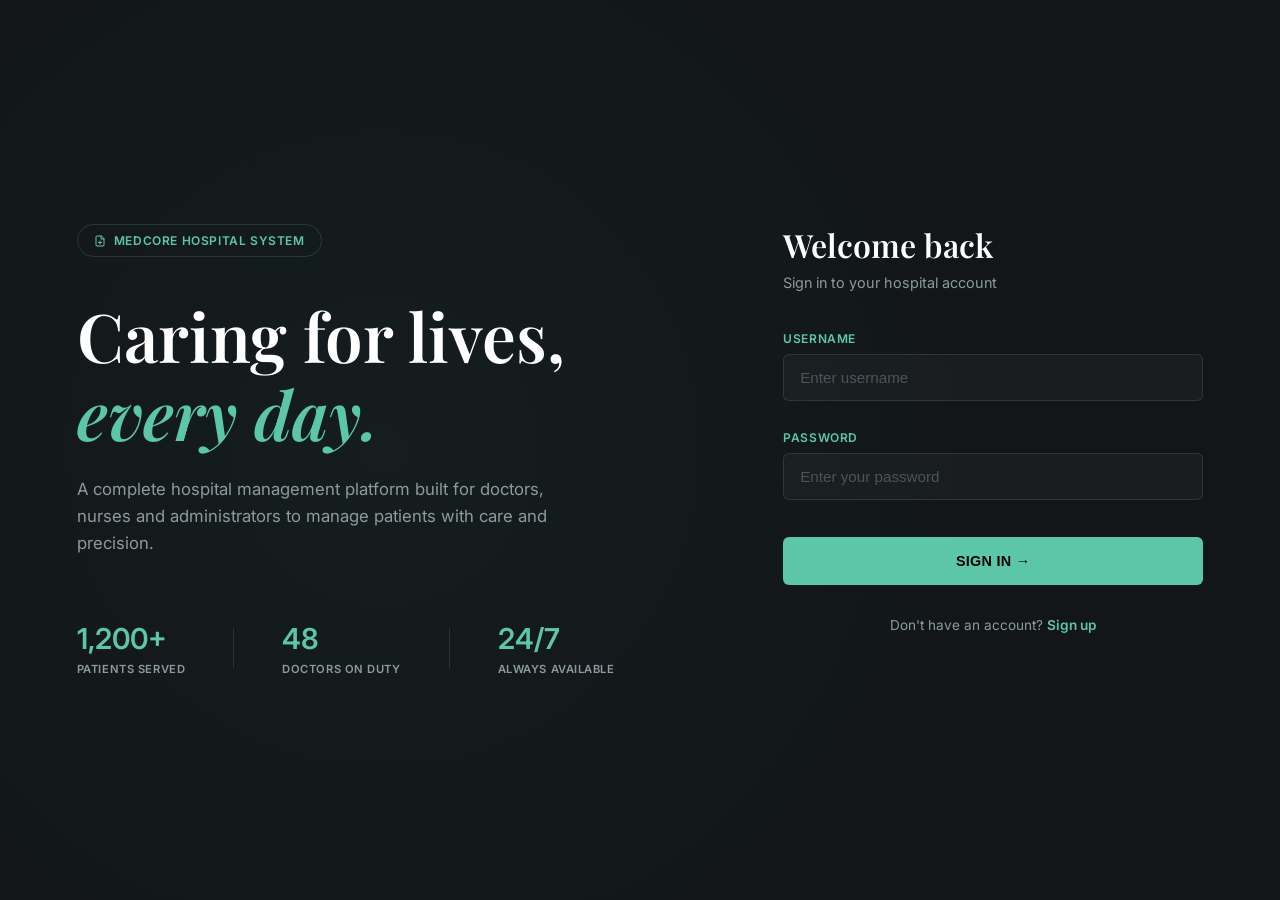
<file: index.html>
<!DOCTYPE html>
<html lang="en">
<head>
    <meta charset="UTF-8">
    <meta name="viewport" content="width=device-width, initial-scale=1.0">
    <title>MedCore Hospital System - Login</title>
    <link rel="stylesheet" href="style.css">
    <link rel="preconnect" href="https://fonts.googleapis.com">
    <link rel="preconnect" href="https://fonts.gstatic.com" crossorigin>
    <link href="https://fonts.googleapis.com/css2?family=Inter:wght@400;500;600&family=Playfair+Display:ital,wght@0,600;1,600&display=swap" rel="stylesheet">
</head>
<body>

    <div class="container">
        <div class="info-section">
            <div class="badge">
                <svg width="12" height="12" viewBox="0 0 24 24" fill="none" stroke="currentColor" stroke-width="2" stroke-linecap="round" stroke-linejoin="round">
                    <path d="M14 2H6a2 2 0 0 0-2 2v16a2 2 0 0 0 2 2h12a2 2 0 0 0 2-2V8z"></path>
                    <polyline points="14 2 14 8 20 8"></polyline>
                    <line x1="12" y1="18" x2="12" y2="12"></line>
                    <line x1="9" y1="15" x2="15" y2="15"></line>
                </svg>
                MEDCORE HOSPITAL SYSTEM
            </div>
            
            <h1 class="main-heading">
                Caring for lives,<br>
                <span class="highlight">every day.</span>
            </h1>
            
            <p class="description">
                A complete hospital management platform built for doctors, nurses and administrators to manage patients with care and precision.
            </p>
            
            <div class="stats-container">
                <div class="stat-item">
                    <h2 class="stat-number">1,200+</h2>
                    <p class="stat-label">PATIENTS SERVED</p>
                </div>
                <div class="stat-divider"></div>
                <div class="stat-item">
                    <h2 class="stat-number">48</h2>
                    <p class="stat-label">DOCTORS ON DUTY</p>
                </div>
                <div class="stat-divider"></div>
                <div class="stat-item">
                    <h2 class="stat-number">24/7</h2>
                    <p class="stat-label">ALWAYS AVAILABLE</p>
                </div>
            </div>
        </div>

        <div class="form-section">
            <div class="form-wrapper">
                <h2 class="form-title" id="form-title">Welcome back</h2>
                <p class="form-subtitle" id="form-subtitle">Sign in to your hospital account</p>
                
                <form id="login-form">
                    <div class="input-group">
                        <label for="login-username">USERNAME</label>
                        <input type="text" id="login-username" placeholder="Enter username" required>
                    </div>
                    
                    <div class="input-group">
                        <label for="login-password">PASSWORD</label>
                        <input type="password" id="login-password" placeholder="Enter your password" required>
                    </div>
                    
                    <button type="submit" class="btn-signin">SIGN IN &rarr;</button>
                    <p class="form-switch-text">Don't have an account? <a href="#" id="show-signup">Sign up</a></p>
                </form>

                <form id="signup-form" style="display: none;">
                    <div class="input-group">
                        <label for="signup-username">CHOOSE USERNAME</label>
                        <input type="text" id="signup-username" placeholder="Create a username" required>
                    </div>
                    
                    <div class="input-group">
                        <label for="signup-password">CREATE PASSWORD</label>
                        <input type="password" id="signup-password" placeholder="Create a strong password" required>
                    </div>
                    
                    <button type="submit" class="btn-signin">CREATE ACCOUNT &rarr;</button>
                    <p class="form-switch-text">Already have an account? <a href="#" id="show-login">Sign in</a></p>
                </form>
                
                <div id="auth-message" class="auth-message"></div>
            </div>
        </div>
    </div>

    <script>
        function initializeDb() {
            const raw = localStorage.getItem('medcore_db');
            if (raw) return;
            const initialDb = {
                appointments: [],
                patients: [],
                beds: [],
                pharmacy: [],
                staff: [
                    { name: "Dr. Priya Nair", department: "Cardiology", room: "C-204", role: "Doctor" },
                    { name: "Dr. Arun Menon", department: "Neurology", room: "N-108", role: "Doctor" },
                    { name: "Nurse Kavya", department: "General", room: "G-014", role: "Nurse" },
                    { name: "Dr. Rahul Sen", department: "Orthopedics", room: "O-321", role: "Doctor" }
                ]
            };
            localStorage.setItem('medcore_db', JSON.stringify(initialDb));
        }

        initializeDb();

        // Get elements
        const loginForm = document.getElementById('login-form');
        function getRoleFromUsername(username) {
            const u = (username || "").toLowerCase();
            if (u.includes("nurse")) return "Nurse";
            if (u.includes("doctor") || u.includes("dr")) return "Doctor";
            return "Admin";
        }

        const signupForm = document.getElementById('signup-form');
        const showSignupBtn = document.getElementById('show-signup');
        const showLoginBtn = document.getElementById('show-login');
        const formTitle = document.getElementById('form-title');
        const formSubtitle = document.getElementById('form-subtitle');
        const authMessage = document.getElementById('auth-message');

        // Toggle to Sign Up Form
        showSignupBtn.addEventListener('click', (e) => {
            e.preventDefault();
            loginForm.style.display = 'none';
            signupForm.style.display = 'block';
            formTitle.textContent = 'Create Account';
            formSubtitle.textContent = 'Register a new hospital account';
            authMessage.textContent = ''; // clear messages
        });

        // Toggle to Login Form
        showLoginBtn.addEventListener('click', (e) => {
            e.preventDefault();
            signupForm.style.display = 'none';
            loginForm.style.display = 'block';
            formTitle.textContent = 'Welcome back';
            formSubtitle.textContent = 'Sign in to your hospital account';
            authMessage.textContent = ''; // clear messages
        });

        // Handle Sign Up
        signupForm.addEventListener('submit', (e) => {
            e.preventDefault(); // Prevent page reload
            const user = document.getElementById('signup-username').value;
            const pass = document.getElementById('signup-password').value;
            
            // Save credentials to local storage (simulating a database)
            localStorage.setItem('medcore_username', user);
            localStorage.setItem('medcore_password', pass);
            localStorage.setItem('medcore_active_user', user.trim());
            localStorage.setItem('medcore_active_role', getRoleFromUsername(user));
            
            authMessage.style.color = 'var(--accent-green)';
            authMessage.textContent = 'Account created successfully! Switching to login...';
            signupForm.reset();
            
            // Automatically switch back to login after 1.5 seconds
            setTimeout(() => {
                showLoginBtn.click();
            }, 1500);
        });

        // Handle Login
        loginForm.addEventListener('submit', (e) => {
            e.preventDefault(); // Prevent page reload
            const user = document.getElementById('login-username').value;
            const pass = document.getElementById('login-password').value;
            localStorage.setItem('medcore_active_user', user.trim());
            localStorage.setItem('medcore_active_role', getRoleFromUsername(user));
            
            // Retrieve saved credentials from local storage
            const savedUser = localStorage.getItem('medcore_username');
            const savedPass = localStorage.getItem('medcore_password');
            
            // Check if they match
            if (user === savedUser && pass === savedPass) {
                authMessage.style.color = 'var(--accent-green)';
                authMessage.textContent = 'Login successful! Redirecting...';
                
                // Redirect to the next page after 1 second
                setTimeout(() => {
                    // Make sure you have a file named dashboard.html in the same folder!
                    window.location.href = 'dashboard.html'; 
                }, 1000);
            } else {
                authMessage.style.color = '#ff6b6b'; // Red color for error
                authMessage.textContent = 'Invalid username or password. Please try again.';
            }
        });
    </script>
</body>
</html>
</file>
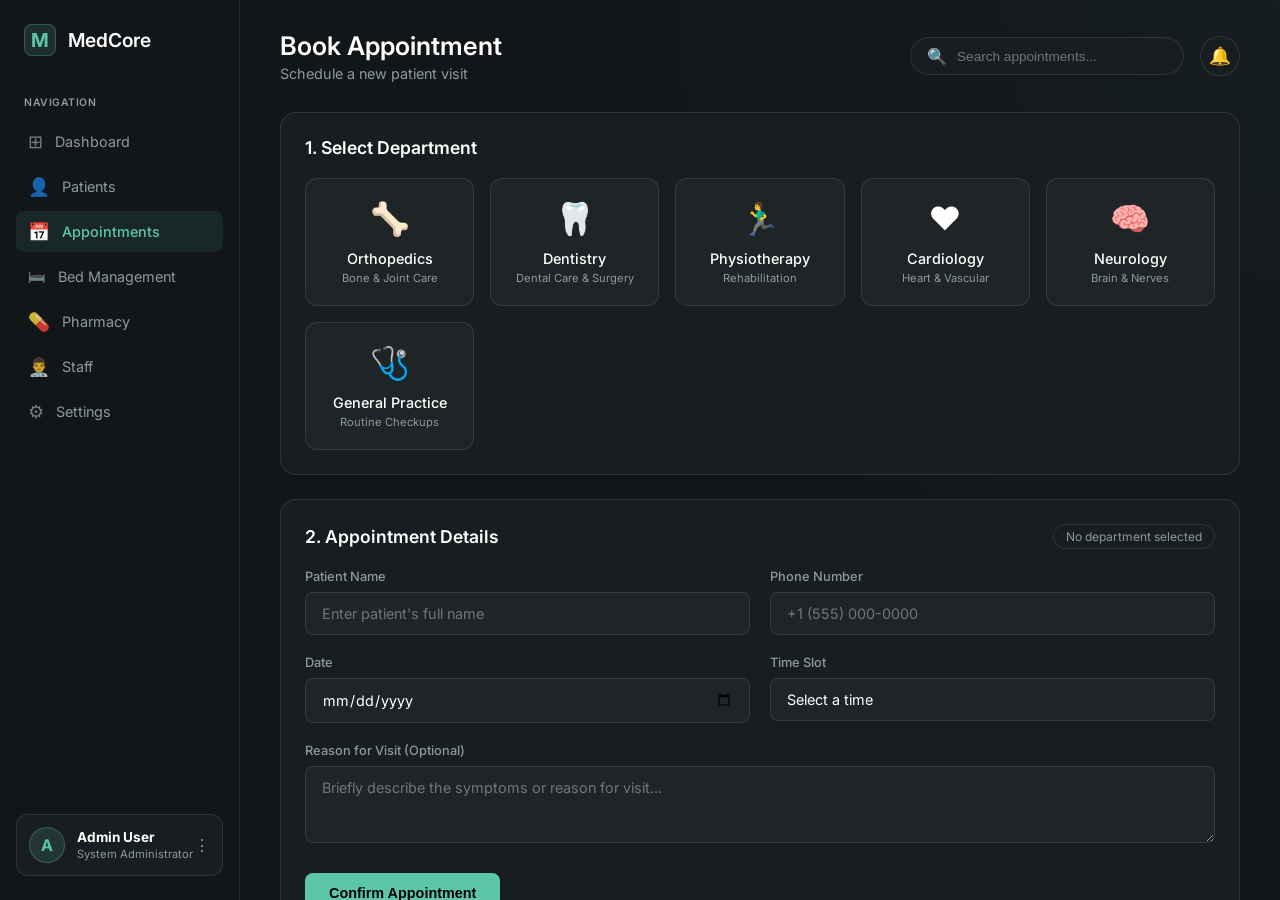
<file: appointment.html>
<!DOCTYPE html>
<html lang="en">
<head>
    <meta charset="UTF-8">
    <meta name="viewport" content="width=device-width, initial-scale=1.0">
    <title>MedCore - Book Appointment</title>
    <link rel="stylesheet" href="appointment.css">
    <link rel="preconnect" href="https://fonts.googleapis.com">
    <link rel="preconnect" href="https://fonts.gstatic.com" crossorigin>
    <link href="https://fonts.googleapis.com/css2?family=Inter:wght@400;500;600;700&display=swap" rel="stylesheet">
</head>
<body>

    <div class="dashboard-container">
        <aside class="sidebar">
            <div class="logo-area">
                <div class="logo-icon">M</div>
                <h2>MedCore</h2>
            </div>

            <div class="nav-section">
                <p class="nav-label">NAVIGATION</p>
                <a href="dashboard.html" class="nav-item">
                    <span class="icon">⊞</span> Dashboard
                </a>
                <a href="patient.html" class="nav-item">
                    <span class="icon">👤</span> Patients
                </a>
                <a href="appointment.html" class="nav-item active">
                    <span class="icon">📅</span> Appointments
                </a>
                <a href="beds.html" class="nav-item"><span class="icon">🛏</span> Bed Management</a>
                <a href="pharmacy.html" class="nav-item"><span class="icon">💊</span> Pharmacy</a>
                <a href="staff.html" class="nav-item admin-only-link"><span class="icon">👨‍⚕️</span> Staff</a>
                <a href="#" class="nav-item admin-only-link"><span class="icon">⚙</span> Settings</a>
            </div>

            <div class="user-profile">
                <div class="avatar" id="sidebar-avatar">A</div>
                <div class="user-info">
                    <h4 id="profile-name">Admin User</h4>
                    <p>System Administrator</p>
                </div>
                <div class="more-opts">⋮</div>
            </div>
        </aside>

        <main class="main-content">
            <header class="top-header">
                <div class="page-title">
                    <h1>Book Appointment</h1>
                    <p>Schedule a new patient visit</p>
                </div>
                <div class="header-actions">
                    <div class="search-bar">
                        <span>🔍</span>
                        <input type="text" id="appointment-search" placeholder="Search appointments...">
                    </div>
                    <button class="icon-btn">🔔</button>
                </div>
            </header>

            <div class="content-wrapper">
                
                <div class="panel">
                    <div class="panel-header">
                        <h3>1. Select Department</h3>
                    </div>
                    <div class="department-grid">
                        <div class="dept-card" onclick="selectDept(this, 'Orthopedics')">
                            <div class="dept-icon">🦴</div>
                            <h4>Orthopedics</h4>
                            <p>Bone & Joint Care</p>
                        </div>
                        <div class="dept-card" onclick="selectDept(this, 'Dentistry')">
                            <div class="dept-icon">🦷</div>
                            <h4>Dentistry</h4>
                            <p>Dental Care & Surgery</p>
                        </div>
                        <div class="dept-card" onclick="selectDept(this, 'Physiotherapy')">
                            <div class="dept-icon">🏃‍♂️</div>
                            <h4>Physiotherapy</h4>
                            <p>Rehabilitation</p>
                        </div>
                        <div class="dept-card" onclick="selectDept(this, 'Cardiology')">
                            <div class="dept-icon">❤️</div>
                            <h4>Cardiology</h4>
                            <p>Heart & Vascular</p>
                        </div>
                        <div class="dept-card" onclick="selectDept(this, 'Neurology')">
                            <div class="dept-icon">🧠</div>
                            <h4>Neurology</h4>
                            <p>Brain & Nerves</p>
                        </div>
                        <div class="dept-card" onclick="selectDept(this, 'General')">
                            <div class="dept-icon">🩺</div>
                            <h4>General Practice</h4>
                            <p>Routine Checkups</p>
                        </div>
                    </div>
                </div>

                <div class="panel">
                    <div class="panel-header">
                        <h3>2. Appointment Details</h3>
                        <span id="selected-dept-badge" class="selected-badge">No department selected</span>
                    </div>
                    
                    <form id="booking-form" class="booking-form">
                        <div class="form-row">
                            <div class="input-group">
                                <label>Patient Name</label>
                                <input type="text" id="patient-name" placeholder="Enter patient's full name" required>
                            </div>
                            <div class="input-group">
                                <label>Phone Number</label>
                                <input type="tel" id="patient-phone" placeholder="+1 (555) 000-0000" required>
                            </div>
                        </div>

                        <div class="form-row">
                            <div class="input-group">
                                <label>Date</label>
                                <input type="date" id="appointment-date" required>
                            </div>
                            <div class="input-group">
                                <label>Time Slot</label>
                                <select id="appointment-time" required>
                                    <option value="" disabled selected>Select a time</option>
                                    <option value="09:00 AM">09:00 AM - 10:00 AM</option>
                                    <option value="10:30 AM">10:30 AM - 11:30 AM</option>
                                    <option value="01:00 PM">01:00 PM - 02:00 PM</option>
                                    <option value="03:00 PM">03:00 PM - 04:00 PM</option>
                                </select>
                            </div>
                        </div>

                        <div class="input-group">
                            <label>Reason for Visit (Optional)</label>
                            <textarea id="appointment-reason" rows="3" placeholder="Briefly describe the symptoms or reason for visit..."></textarea>
                        </div>

                        <div class="form-actions">
                            <button type="submit" class="btn-primary">Confirm Appointment</button>
                            <div id="booking-msg" class="booking-msg"></div>
                        </div>
                    </form>
                </div>

                <div class="panel">
                    <div class="panel-header">
                        <h3>3. Saved Appointments</h3>
                    </div>
                    <div class="table-search">
                        <span>🔎</span>
                        <input type="text" id="appointment-table-search" placeholder="Search by patient name...">
                    </div>
                    <table class="records-table">
                        <thead>
                            <tr>
                                <th>Name</th>
                                <th>Department</th>
                                <th>Date</th>
                                <th>Time</th>
                                <th>Status</th>
                                <th>Action</th>
                            </tr>
                        </thead>
                        <tbody id="appointments-table-body"></tbody>
                    </table>
                </div>

            </div>
        </main>
    </div>
    <div id="toast-container" class="toast-container"></div>

    <script>
        let selectedDepartment = "";
        function getDb() {
            const emptyDb = { appointments: [], patients: [], staff: [], beds: [], pharmacy: [] };
            const raw = localStorage.getItem('medcore_db');
            if (!raw) return emptyDb;
            try {
                const parsed = JSON.parse(raw);
                return {
                    appointments: Array.isArray(parsed.appointments) ? parsed.appointments : [],
                    patients: Array.isArray(parsed.patients) ? parsed.patients : [],
                    staff: Array.isArray(parsed.staff) ? parsed.staff : [],
                    beds: Array.isArray(parsed.beds) ? parsed.beds : [],
                    pharmacy: Array.isArray(parsed.pharmacy) ? parsed.pharmacy : []
                };
            } catch (e) {
                return emptyDb;
            }
        }

        function saveDb(db) {
            localStorage.setItem('medcore_db', JSON.stringify(db));
        }

        const savedProfileName = localStorage.getItem('medcore_active_user') || localStorage.getItem('medcore_username') || "Admin User";
        const activeRole = localStorage.getItem('medcore_active_role') || "Admin";
        const safeName = savedProfileName || "Admin User";
        const firstLetter = safeName.trim().charAt(0).toUpperCase() || "A";
        document.getElementById('profile-name').textContent = safeName;
        document.getElementById('sidebar-avatar').textContent = firstLetter;
        if (activeRole !== "Admin") {
            document.querySelectorAll('.admin-only-link').forEach((el) => {
                el.style.display = 'none';
            });
        }

        const appointmentsTableBody = document.getElementById('appointments-table-body');
        const appointmentSearch = document.getElementById('appointment-search');
        const appointmentTableSearch = document.getElementById('appointment-table-search');
        const appointmentDateInput = document.getElementById('appointment-date');
        const appointmentTimeSelect = document.getElementById('appointment-time');
        let db = getDb();

        function showToast(message) {
            const container = document.getElementById('toast-container');
            const toast = document.createElement('div');
            toast.className = 'toast';
            toast.textContent = message;
            container.appendChild(toast);
            setTimeout(() => {
                toast.remove();
            }, 3000);
        }

        function updateBookedTimeSlotOptions() {
            const selectedDate = appointmentDateInput.value;
            const bookedTimes = db.appointments
                .filter((a) => a.date === selectedDate && a.status !== 'Cancelled')
                .map((a) => a.time);
            Array.from(appointmentTimeSelect.options).forEach((option) => {
                if (!option.value) return;
                const isBooked = bookedTimes.includes(option.value);
                option.disabled = isBooked;
                option.textContent = isBooked ? `${option.value} - Booked` : `${option.value} - ${option.value === "09:00 AM" ? "10:00 AM" : option.value === "10:30 AM" ? "11:30 AM" : option.value === "01:00 PM" ? "02:00 PM" : "04:00 PM"}`;
            });
        }

        function renderAppointments(searchTerm = "") {
            const term = searchTerm.trim().toLowerCase();
            const filtered = db.appointments.filter((appt) => (appt.name || "").toLowerCase().includes(term));

            if (filtered.length === 0) {
                appointmentsTableBody.innerHTML = '<tr><td colspan="6">No appointments found</td></tr>';
                return;
            }

            appointmentsTableBody.innerHTML = filtered
                .slice()
                .reverse()
                .map((appt) => `
                    <tr>
                        <td>${appt.name}</td>
                        <td>${appt.department}</td>
                        <td>${appt.date}</td>
                        <td>${appt.time}</td>
                        <td>
                            <select class="status-select" data-id="${appt.id}">
                                <option value="Pending" ${appt.status === 'Pending' ? 'selected' : ''}>Pending</option>
                                <option value="Completed" ${appt.status === 'Completed' ? 'selected' : ''}>Completed</option>
                                <option value="Cancelled" ${appt.status === 'Cancelled' ? 'selected' : ''}>Cancelled</option>
                            </select>
                        </td>
                        <td><button class="delete-btn" data-id="${appt.id}">Delete</button></td>
                    </tr>
                `)
                .join('');
        }

        renderAppointments();
        appointmentSearch.addEventListener('input', () => renderAppointments(appointmentSearch.value));
        appointmentTableSearch.addEventListener('input', () => renderAppointments(appointmentTableSearch.value));
        appointmentDateInput.addEventListener('change', updateBookedTimeSlotOptions);
        updateBookedTimeSlotOptions();

        // Function to handle department selection
        function selectDept(card, deptName) {
            document.querySelectorAll('.dept-card').forEach(c => c.classList.remove('active'));
            card.classList.add('active');
            
            selectedDepartment = deptName;
            const badge = document.getElementById('selected-dept-badge');
            badge.textContent = `Selected: ${deptName}`;
            badge.style.backgroundColor = 'rgba(92, 199, 168, 0.2)';
            badge.style.color = 'var(--accent-green)';
            badge.style.borderColor = 'var(--accent-green)';
        }

        // Handle Form Submission
        document.getElementById('booking-form').addEventListener('submit', function(e) {
            e.preventDefault();
            const msgBox = document.getElementById('booking-msg');

            if (!selectedDepartment) {
                msgBox.style.color = '#ff6b6b';
                msgBox.textContent = "Please select a department first!";
                return;
            }

            const name = document.getElementById('patient-name').value;
            const date = document.getElementById('appointment-date').value;
            const time = document.getElementById('appointment-time').value;
            const reason = document.getElementById('appointment-reason').value.trim();

            const appointment = {
                id: Date.now(),
                name,
                date,
                time,
                department: selectedDepartment,
                reason,
                status: 'Pending',
                createdAt: new Date().toISOString()
            };
            db.appointments.push(appointment);
            saveDb(db);
            renderAppointments(appointmentSearch.value);
            updateBookedTimeSlotOptions();
            showToast('✅ Successfully Saved!');

            msgBox.style.color = 'var(--accent-green)';
            msgBox.innerHTML = `✅ Successfully booked <b>${selectedDepartment}</b> appointment for <b>${name}</b> on ${date} at ${time}.`;
            
            this.reset();
            document.querySelectorAll('.dept-card').forEach(c => c.classList.remove('active'));
            selectedDepartment = "";
            const badge = document.getElementById('selected-dept-badge');
            badge.textContent = 'No department selected';
            badge.style.backgroundColor = 'transparent';
            badge.style.borderColor = 'var(--border-color)';
            badge.style.color = 'var(--text-gray)';
        });

        appointmentsTableBody.addEventListener('change', (e) => {
            const select = e.target.closest('.status-select');
            if (!select) return;
            const appointment = db.appointments.find((a) => String(a.id) === select.dataset.id);
            if (!appointment) return;
            appointment.status = select.value;
            saveDb(db);
            updateBookedTimeSlotOptions();
            showToast('✅ Successfully Updated!');
        });

        appointmentsTableBody.addEventListener('click', (e) => {
            const button = e.target.closest('.delete-btn');
            if (!button) return;
            db.appointments = db.appointments.filter((a) => String(a.id) !== button.dataset.id);
            saveDb(db);
            renderAppointments(appointmentTableSearch.value || appointmentSearch.value);
            updateBookedTimeSlotOptions();
            showToast('✅ Successfully Deleted!');
        });
    </script>
</body>
</html>
</file>
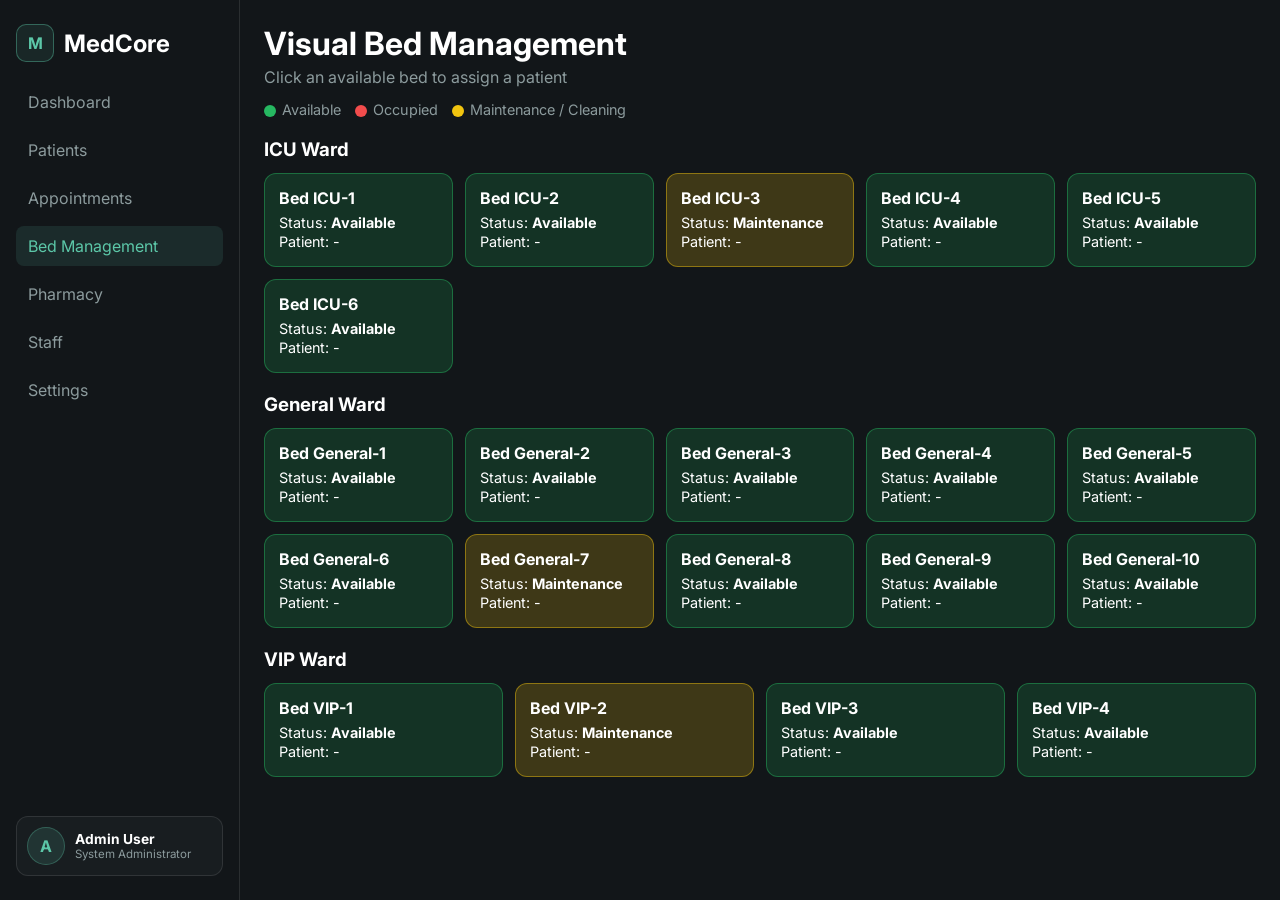
<file: beds.html>
<!DOCTYPE html>
<html lang="en">
<head>
    <meta charset="UTF-8">
    <meta name="viewport" content="width=device-width, initial-scale=1.0">
    <title>MedCore - Bed Management</title>
    <link rel="stylesheet" href="dashboard.css">
    <link rel="preconnect" href="https://fonts.googleapis.com">
    <link rel="preconnect" href="https://fonts.gstatic.com" crossorigin>
    <link href="https://fonts.googleapis.com/css2?family=Inter:wght@400;500;600;700&display=swap" rel="stylesheet">
    <style>
        .ward-section { margin-top: 20px; }
        .ward-title { margin-bottom: 12px; color: var(--text-white); }
        .bed-grid {
            display: grid;
            grid-template-columns: repeat(auto-fit, minmax(170px, 1fr));
            gap: 12px;
        }
        .bed-card {
            border-radius: 12px;
            border: 1px solid var(--border-color);
            padding: 14px;
            cursor: pointer;
            transition: transform 0.15s ease;
        }
        .bed-card:hover { transform: translateY(-2px); }
        .bed-card h4 { margin-bottom: 6px; }
        .bed-card p { margin: 2px 0; font-size: 0.9rem; }
        .status-available {
            background: rgba(38, 184, 97, 0.18);
            border-color: rgba(38, 184, 97, 0.45);
        }
        .status-occupied {
            background: rgba(242, 76, 76, 0.18);
            border-color: rgba(242, 76, 76, 0.45);
        }
        .status-maintenance {
            background: rgba(241, 196, 15, 0.2);
            border-color: rgba(241, 196, 15, 0.45);
        }
        .legend {
            margin-top: 14px;
            display: flex;
            gap: 14px;
            color: var(--text-gray);
            font-size: 0.9rem;
            flex-wrap: wrap;
        }
        .legend span::before {
            content: "";
            display: inline-block;
            width: 12px;
            height: 12px;
            border-radius: 50%;
            margin-right: 6px;
            vertical-align: middle;
        }
        .legend .l-av::before { background: #26b861; }
        .legend .l-oc::before { background: #f24c4c; }
        .legend .l-ma::before { background: #f1c40f; }
    </style>
</head>
<body>
    <div class="dashboard-layout">
        <aside class="sidebar">
            <div class="logo-area">
                <div class="logo">M</div>
                <h2>MedCore</h2>
            </div>
            <nav>
                <a class="nav-link" href="dashboard.html">Dashboard</a>
                <a class="nav-link" href="patient.html">Patients</a>
                <a class="nav-link" href="appointment.html">Appointments</a>
                <a class="nav-link active" href="beds.html">Bed Management</a>
                <a class="nav-link" href="pharmacy.html">Pharmacy</a>
                <a class="nav-link admin-only-link" href="staff.html">Staff</a>
                <a class="nav-link admin-only-link" href="#">Settings</a>
            </nav>
            <div class="user-profile">
                <div class="avatar" id="sidebar-avatar">A</div>
                <div class="user-info">
                    <h4 id="sidebar-profile-name">Admin User</h4>
                    <p>System Administrator</p>
                </div>
            </div>
        </aside>

        <main class="main-content">
            <header class="top-bar">
                <h1>Visual Bed Management</h1>
                <p>Click an available bed to assign a patient</p>
            </header>

            <div class="legend">
                <span class="l-av">Available</span>
                <span class="l-oc">Occupied</span>
                <span class="l-ma">Maintenance / Cleaning</span>
            </div>

            <section id="beds-container"></section>
        </main>
    </div>

    <script>
        function getDb() {
            const emptyDb = { appointments: [], patients: [], staff: [], beds: [], pharmacy: [] };
            const raw = localStorage.getItem('medcore_db');
            if (!raw) return emptyDb;
            try {
                const parsed = JSON.parse(raw);
                return {
                    appointments: Array.isArray(parsed.appointments) ? parsed.appointments : [],
                    patients: Array.isArray(parsed.patients) ? parsed.patients : [],
                    staff: Array.isArray(parsed.staff) ? parsed.staff : [],
                    beds: Array.isArray(parsed.beds) ? parsed.beds : [],
                    pharmacy: Array.isArray(parsed.pharmacy) ? parsed.pharmacy : []
                };
            } catch (e) {
                return emptyDb;
            }
        }

        function saveDb(db) {
            localStorage.setItem('medcore_db', JSON.stringify(db));
        }

        function ensureBeds(db) {
            if (db.beds.length > 0) return;
            const wards = [
                { name: "ICU", count: 6 },
                { name: "General", count: 10 },
                { name: "VIP", count: 4 }
            ];
            const maintenanceBeds = ["ICU-3", "General-7", "VIP-2"];
            wards.forEach((ward) => {
                for (let i = 1; i <= ward.count; i += 1) {
                    const id = ward.name + "-" + i;
                    db.beds.push({
                        id,
                        ward: ward.name,
                        bedNo: i,
                        status: maintenanceBeds.includes(id) ? "Maintenance" : "Available",
                        patientName: ""
                    });
                }
            });
            saveDb(db);
        }

        const savedProfileName = localStorage.getItem('medcore_active_user') || localStorage.getItem('medcore_username') || "Admin User";
        const activeRole = localStorage.getItem('medcore_active_role') || "Admin";
        document.getElementById('sidebar-profile-name').textContent = savedProfileName;
        document.getElementById('sidebar-avatar').textContent = (savedProfileName.trim().charAt(0).toUpperCase() || "A");
        if (activeRole !== "Admin") {
            document.querySelectorAll('.admin-only-link').forEach((el) => {
                el.style.display = 'none';
            });
        }

        const db = getDb();
        ensureBeds(db);

        const bedsContainer = document.getElementById('beds-container');

        function statusClass(status) {
            if (status === "Available") return "status-available";
            if (status === "Occupied") return "status-occupied";
            return "status-maintenance";
        }

        function renderBeds() {
            const wards = ["ICU", "General", "VIP"];
            bedsContainer.innerHTML = wards.map((ward) => {
                const wardBeds = db.beds.filter((bed) => bed.ward === ward);
                return `
                    <section class="ward-section">
                        <h3 class="ward-title">${ward} Ward</h3>
                        <div class="bed-grid">
                            ${wardBeds.map((bed) => `
                                <article class="bed-card ${statusClass(bed.status)}" data-id="${bed.id}">
                                    <h4>Bed ${bed.id}</h4>
                                    <p>Status: <strong>${bed.status}</strong></p>
                                    <p>Patient: ${bed.patientName || "-"}</p>
                                </article>
                            `).join('')}
                        </div>
                    </section>
                `;
            }).join('');
        }

        bedsContainer.addEventListener('click', (e) => {
            const card = e.target.closest('.bed-card');
            if (!card) return;
            const bed = db.beds.find((b) => b.id === card.dataset.id);
            if (!bed || bed.status !== "Available") return;

            const patientNames = db.patients.map((p) => p.name).filter(Boolean);
            const suggestion = patientNames.length ? "\nPatients: " + patientNames.join(", ") : "";
            const selectedName = prompt("Assign patient name to " + bed.id + suggestion, patientNames[0] || "");
            if (!selectedName || !selectedName.trim()) return;

            bed.status = "Occupied";
            bed.patientName = selectedName.trim();
            saveDb(db);
            renderBeds();
        });

        renderBeds();
    </script>
</body>
</html>
</file>
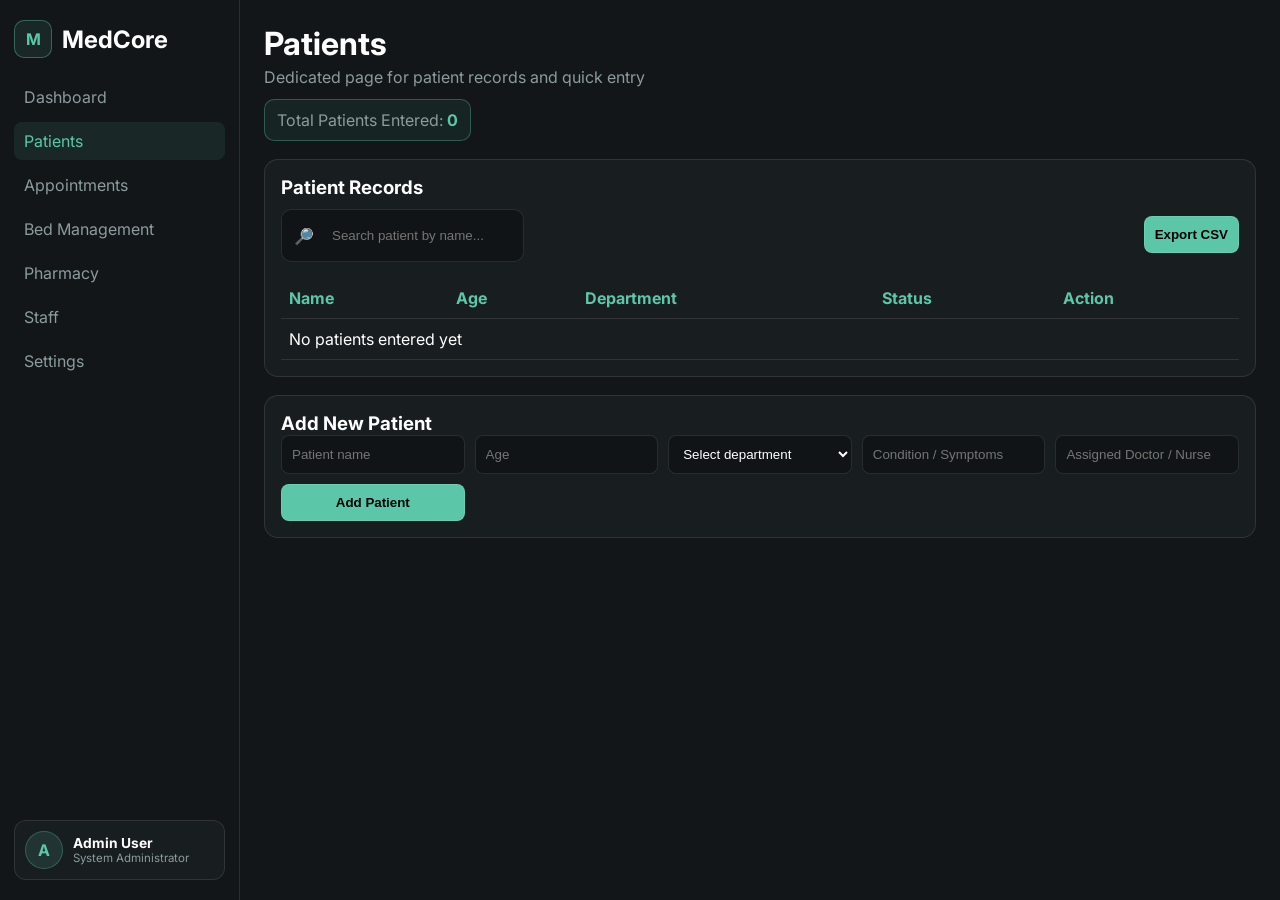
<file: patient.html>
<!DOCTYPE html>
<html lang="en">
<head>
    <meta charset="UTF-8">
    <meta name="viewport" content="width=device-width, initial-scale=1.0">
    <title>MedCore - Patients</title>
    <link rel="stylesheet" href="patient.css">
    <link rel="preconnect" href="https://fonts.googleapis.com">
    <link rel="preconnect" href="https://fonts.gstatic.com" crossorigin>
    <link href="https://fonts.googleapis.com/css2?family=Inter:wght@400;500;600;700&display=swap" rel="stylesheet">
</head>
<body>
    <div class="patient-layout">
        <aside class="sidebar">
            <div class="logo-area">
                <div class="logo">M</div>
                <h2>MedCore</h2>
            </div>
            <nav>
                <a href="dashboard.html">Dashboard</a>
                <a class="active" href="patient.html">Patients</a>
                <a href="appointment.html">Appointments</a>
                <a href="beds.html">Bed Management</a>
                <a href="pharmacy.html">Pharmacy</a>
                <a class="admin-only-link" href="staff.html">Staff</a>
                <a class="admin-only-link" href="#">Settings</a>
            </nav>
            <div class="user-profile">
                <div class="avatar" id="sidebar-avatar">A</div>
                <div class="user-info">
                    <h4 id="profile-name">Admin User</h4>
                    <p>System Administrator</p>
                </div>
            </div>
        </aside>

        <main class="content">
            <header>
                <h1>Patients</h1>
                <p>Dedicated page for patient records and quick entry</p>
                <div class="counter-card">Total Patients Entered: <strong id="total-patients">0</strong></div>
            </header>

            <section class="panel">
                <h3>Patient Records</h3>
                <div class="table-tools">
                    <div class="table-search">
                    <span>🔎</span>
                    <input id="patient-search" type="text" placeholder="Search patient by name...">
                    </div>
                    <button id="export-patient-csv" type="button">Export CSV</button>
                </div>
                <table>
                    <thead>
                        <tr>
                            <th>Name</th>
                            <th>Age</th>
                            <th>Department</th>
                            <th>Status</th>
                            <th>Action</th>
                        </tr>
                    </thead>
                    <tbody id="patient-table-body"></tbody>
                </table>
            </section>

            <section class="panel">
                <h3>Add New Patient</h3>
                <form class="entry-form">
                    <input id="patient-name-input" type="text" placeholder="Patient name" required>
                    <input id="patient-age-input" type="number" placeholder="Age" required>
                    <select id="patient-dept-input" required>
                        <option value="" selected disabled>Select department</option>
                        <option>General</option>
                        <option>Orthopedics</option>
                        <option>Cardiology</option>
                        <option>Neurology</option>
                    </select>
                    <input id="patient-condition-input" type="text" placeholder="Condition / Symptoms" required>
                    <input id="patient-assignee-input" type="text" placeholder="Assigned Doctor / Nurse" required>
                    <button type="submit">Add Patient</button>
                </form>
            </section>
        </main>
    </div>
    <div id="patient-modal" class="modal-overlay">
        <div class="modal-card">
            <div class="modal-header">
                <h3>Patient Details</h3>
                <button id="close-modal-btn" class="close-btn">×</button>
            </div>
            <div id="modal-body" class="modal-body"></div>
            <button id="print-invoice-btn" class="print-btn" type="button">Print Invoice</button>
        </div>
    </div>
    <div id="print-invoice-area" class="print-invoice-area"></div>
    <div id="toast-container" class="toast-container"></div>
    <script>
        function getDb() {
            const emptyDb = { appointments: [], patients: [], staff: [], beds: [], pharmacy: [] };
            const raw = localStorage.getItem('medcore_db');
            if (!raw) return emptyDb;
            try {
                const parsed = JSON.parse(raw);
                return {
                    appointments: Array.isArray(parsed.appointments) ? parsed.appointments : [],
                    patients: Array.isArray(parsed.patients) ? parsed.patients : [],
                    staff: Array.isArray(parsed.staff) ? parsed.staff : [],
                    beds: Array.isArray(parsed.beds) ? parsed.beds : [],
                    pharmacy: Array.isArray(parsed.pharmacy) ? parsed.pharmacy : []
                };
            } catch (e) {
                return emptyDb;
            }
        }

        function saveDb(db) {
            localStorage.setItem('medcore_db', JSON.stringify(db));
        }

        const savedProfileName = localStorage.getItem('medcore_active_user') || localStorage.getItem('medcore_username') || "Admin User";
        const safeName = savedProfileName || "Admin User";
        const firstLetter = safeName.trim().charAt(0).toUpperCase() || "A";
        const activeRole = localStorage.getItem('medcore_active_role') || "Admin";
        document.getElementById('profile-name').textContent = safeName;
        document.getElementById('sidebar-avatar').textContent = firstLetter;
        if (activeRole !== "Admin") {
            document.querySelectorAll('.admin-only-link').forEach((el) => {
                el.style.display = 'none';
            });
        }

        const patientTableBody = document.getElementById('patient-table-body');
        const totalPatientsEl = document.getElementById('total-patients');
        const patientForm = document.querySelector('.entry-form');
        const patientSearch = document.getElementById('patient-search');
        const patientModal = document.getElementById('patient-modal');
        const modalBody = document.getElementById('modal-body');
        const closeModalBtn = document.getElementById('close-modal-btn');
        const printInvoiceBtn = document.getElementById('print-invoice-btn');
        const exportPatientCsvBtn = document.getElementById('export-patient-csv');
        let selectedPatientId = null;
        let db = getDb();

        function showToast(message) {
            const container = document.getElementById('toast-container');
            const toast = document.createElement('div');
            toast.className = 'toast';
            toast.textContent = message;
            container.appendChild(toast);
            setTimeout(() => toast.remove(), 3000);
        }

        function updatePatientCounter() {
            totalPatientsEl.textContent = String(db.patients.length);
        }

        function renderPatients(searchTerm = "") {
            const term = searchTerm.trim().toLowerCase();
            const filtered = db.patients.filter((p) => (p.name || "").toLowerCase().includes(term));
            if (filtered.length === 0) {
                patientTableBody.innerHTML = '<tr><td colspan="5">No patients entered yet</td></tr>';
                return;
            }

            patientTableBody.innerHTML = filtered
                .slice()
                .reverse()
                .map((p) => `<tr>
                    <td>${p.name}</td>
                    <td>${p.age}</td>
                    <td>${p.department}</td>
                    <td>${p.status}</td>
                    <td>
                        <button type="button" class="view-btn" data-patient-id="${p.id}">View</button>
                        <button type="button" class="delete-btn" data-patient-id="${p.id}">Delete</button>
                    </td>
                </tr>`)
                .join('');
        }

        function openPatientModal(patientId) {
            const patient = db.patients.find((p) => String(p.id) === String(patientId));
            if (!patient) return;
            const billing = patient.billing || {
                totalBill: 0,
                amountPaid: 0,
                paymentMethod: "Not Set",
                pendingBalance: 0
            };
            modalBody.innerHTML = `
                <div class="detail-grid">
                    <p><strong>Name:</strong> ${patient.name}</p>
                    <p><strong>Age:</strong> ${patient.age}</p>
                    <p><strong>Department:</strong> ${patient.department}</p>
                    <p><strong>Status:</strong> ${patient.status}</p>
                    <p><strong>Condition / Symptoms:</strong> ${patient.condition}</p>
                    <p><strong>Assigned Doctor / Nurse:</strong> ${patient.assignedTo}</p>
                </div>
                <div class="billing-box">
                    <h4>Billing Details</h4>
                    <p><strong>Total Bill:</strong> <span id="billing-total-text">${billing.totalBill}</span></p>
                    <p><strong>Amount Paid:</strong> <span id="billing-paid-text">${billing.amountPaid}</span></p>
                    <p><strong>Payment Method:</strong> <span id="billing-method-text">${billing.paymentMethod}</span></p>
                    <p><strong>Pending Balance:</strong> <span id="billing-pending-text">${billing.pendingBalance}</span></p>
                </div>
                <div class="billing-edit-section">
                    <h4>Edit Billing</h4>
                    <div class="billing-form-grid">
                        <div>
                            <label for="billing-total-input">Total Bill</label>
                            <input id="billing-total-input" type="number" min="0" value="${billing.totalBill}">
                        </div>
                        <div>
                            <label for="billing-paid-input">Amount Paid</label>
                            <input id="billing-paid-input" type="number" min="0" value="${billing.amountPaid}">
                        </div>
                        <div>
                            <label for="billing-method-input">Payment Method</label>
                            <select id="billing-method-input">
                                <option value="">Select</option>
                                <option value="Cash" ${billing.paymentMethod === 'Cash' ? 'selected' : ''}>Cash</option>
                                <option value="Card" ${billing.paymentMethod === 'Card' ? 'selected' : ''}>Card</option>
                                <option value="Insurance" ${billing.paymentMethod === 'Insurance' ? 'selected' : ''}>Insurance</option>
                                <option value="UPI" ${billing.paymentMethod === 'UPI' ? 'selected' : ''}>UPI</option>
                            </select>
                        </div>
                    </div>
                    <button id="save-billing-btn" type="button" class="save-billing-btn">Save Billing Details</button>
                </div>
            `;
            selectedPatientId = patient.id;
            patientModal.classList.add('show');

            document.getElementById('save-billing-btn').addEventListener('click', () => {
                const totalBill = Number(document.getElementById('billing-total-input').value || 0);
                const amountPaid = Number(document.getElementById('billing-paid-input').value || 0);
                const paymentMethod = document.getElementById('billing-method-input').value || "Select";
                const pendingBalance = totalBill - amountPaid;

                const patientIndex = db.patients.findIndex((p) => String(p.id) === String(selectedPatientId));
                if (patientIndex === -1) return;

                db.patients[patientIndex].billing = {
                    totalBill,
                    amountPaid,
                    paymentMethod,
                    pendingBalance
                };
                saveDb(db);

                document.getElementById('billing-total-text').textContent = String(totalBill);
                document.getElementById('billing-paid-text').textContent = String(amountPaid);
                document.getElementById('billing-method-text').textContent = paymentMethod;
                document.getElementById('billing-pending-text').textContent = String(pendingBalance);
                showToast('✅ Billing Details Saved!');
            });
        }

        renderPatients();
        updatePatientCounter();
        patientSearch.addEventListener('input', () => renderPatients(patientSearch.value));
        closeModalBtn.addEventListener('click', () => patientModal.classList.remove('show'));
        patientModal.addEventListener('click', (e) => {
            if (e.target === patientModal) patientModal.classList.remove('show');
        });
        patientTableBody.addEventListener('click', (e) => {
            const btn = e.target.closest('.view-btn');
            const deleteBtn = e.target.closest('.delete-btn');
            if (btn) {
                openPatientModal(btn.dataset.patientId);
                return;
            }
            if (deleteBtn) {
                db.patients = db.patients.filter((p) => String(p.id) !== deleteBtn.dataset.patientId);
                saveDb(db);
                renderPatients(patientSearch.value);
                updatePatientCounter();
                showToast('✅ Successfully Deleted!');
            }
        });

        patientForm.addEventListener('submit', function (e) {
            e.preventDefault();
            const name = document.getElementById('patient-name-input').value.trim();
            const age = document.getElementById('patient-age-input').value.trim();
            const dept = document.getElementById('patient-dept-input').value;
            const condition = document.getElementById('patient-condition-input').value.trim();
            const assignedTo = document.getElementById('patient-assignee-input').value.trim();

            db.patients.push({
                id: Date.now(),
                name,
                age,
                department: dept,
                condition,
                assignedTo,
                status: 'Active',
                billing: {
                    totalBill: 12000,
                    amountPaid: 0,
                    paymentMethod: "Cash",
                    pendingBalance: 12000
                },
                createdAt: new Date().toISOString()
            });
            saveDb(db);
            renderPatients(patientSearch.value);

            this.reset();
            updatePatientCounter();
            showToast('✅ Successfully Saved!');
        });

        printInvoiceBtn.addEventListener('click', () => {
            if (!selectedPatientId) return;
            const patient = db.patients.find((p) => String(p.id) === String(selectedPatientId));
            if (!patient) return;
            const billing = patient.billing || {};
            const printArea = document.getElementById('print-invoice-area');
            printArea.innerHTML = `
                <div class="invoice-sheet">
                    <h2>MedCore Hospital Invoice</h2>
                    <p><strong>Patient:</strong> ${patient.name}</p>
                    <p><strong>Department:</strong> ${patient.department}</p>
                    <p><strong>Condition:</strong> ${patient.condition}</p>
                    <hr>
                    <p><strong>Total Bill:</strong> ${billing.totalBill || 0}</p>
                    <p><strong>Amount Paid:</strong> ${billing.amountPaid || 0}</p>
                    <p><strong>Payment Method:</strong> ${billing.paymentMethod || "N/A"}</p>
                    <p><strong>Pending Balance:</strong> ${billing.pendingBalance || 0}</p>
                </div>
            `;
            window.print();
        });

        exportPatientCsvBtn.addEventListener('click', () => {
            const rows = [["Name", "Age", "Department", "Status", "Condition", "Assigned To"]];
            db.patients.forEach((p) => {
                rows.push([p.name, p.age, p.department, p.status, p.condition, p.assignedTo]);
            });
            const csv = rows.map((r) => r.map((v) => `"${String(v ?? "").replace(/"/g, '""')}"`).join(",")).join("\n");
            const blob = new Blob([csv], { type: "text/csv;charset=utf-8;" });
            const link = document.createElement("a");
            link.href = URL.createObjectURL(blob);
            link.download = "patients.csv";
            document.body.appendChild(link);
            link.click();
            link.remove();
            showToast('✅ Successfully Exported!');
        });
    </script>
</body>
</html>
</file>
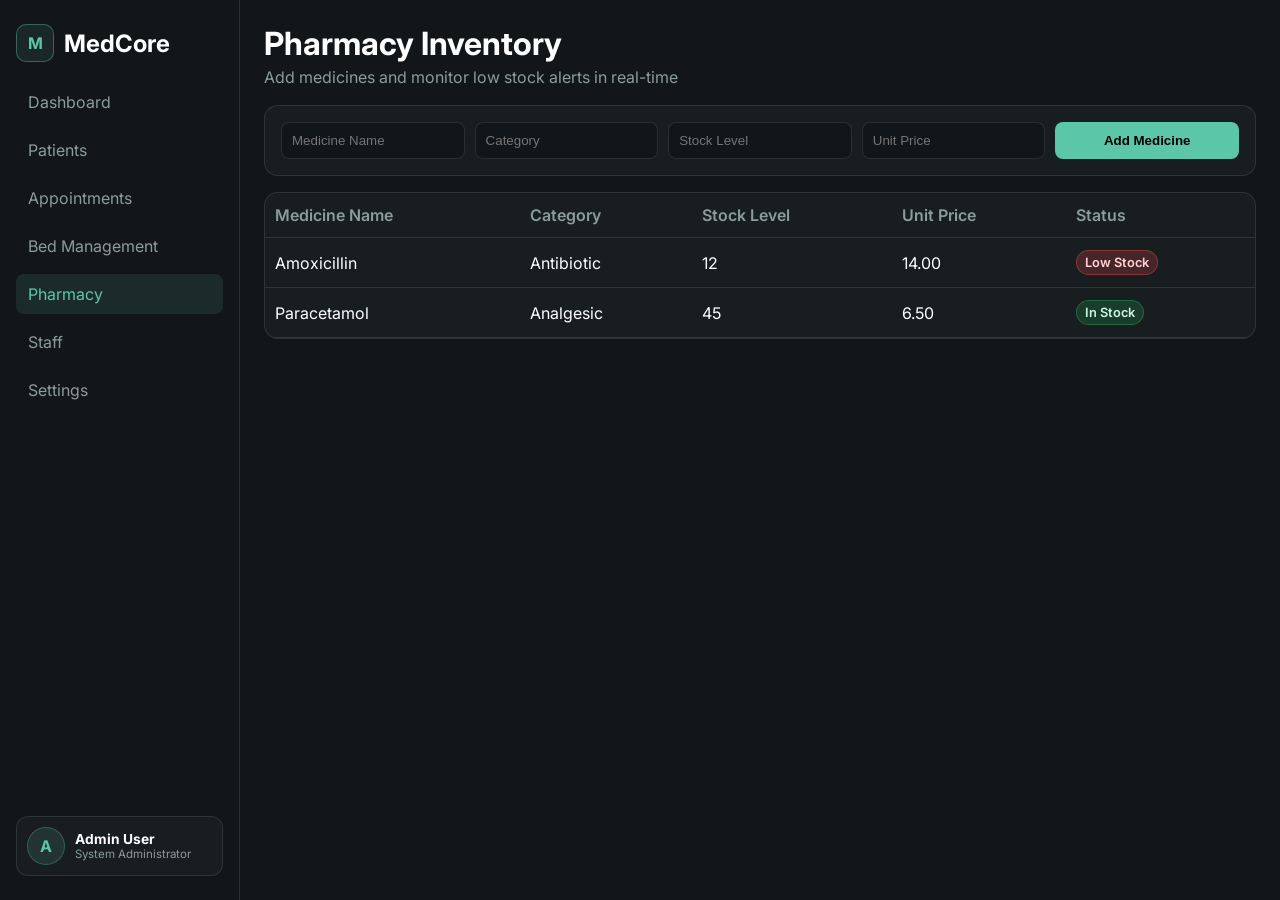
<file: pharmacy.html>
<!DOCTYPE html>
<html lang="en">
<head>
    <meta charset="UTF-8">
    <meta name="viewport" content="width=device-width, initial-scale=1.0">
    <title>MedCore - Pharmacy Inventory</title>
    <link rel="stylesheet" href="dashboard.css">
    <link rel="preconnect" href="https://fonts.googleapis.com">
    <link rel="preconnect" href="https://fonts.gstatic.com" crossorigin>
    <link href="https://fonts.googleapis.com/css2?family=Inter:wght@400;500;600;700&display=swap" rel="stylesheet">
    <style>
        .panel-form {
            background: var(--bg-panel);
            border: 1px solid var(--border-color);
            border-radius: 14px;
            padding: 16px;
            margin-top: 18px;
        }
        .medicine-form {
            display: grid;
            grid-template-columns: repeat(auto-fit, minmax(180px, 1fr));
            gap: 10px;
        }
        .medicine-form input {
            background: #11161a;
            border: 1px solid var(--border-color);
            color: var(--text-white);
            border-radius: 8px;
            padding: 10px;
        }
        .table-wrap {
            margin-top: 16px;
            background: var(--bg-panel);
            border: 1px solid var(--border-color);
            border-radius: 14px;
            overflow: hidden;
        }
        table { width: 100%; border-collapse: collapse; }
        th, td {
            text-align: left;
            padding: 12px 10px;
            border-bottom: 1px solid var(--border-color);
        }
        th { color: var(--text-gray); font-weight: 600; }
        .badge {
            padding: 4px 8px;
            border-radius: 999px;
            font-size: 0.8rem;
            font-weight: 600;
            display: inline-block;
        }
        .badge-low { color: #ffd3d3; background: rgba(242, 76, 76, 0.22); border: 1px solid rgba(242, 76, 76, 0.4); }
        .badge-ok { color: #c9f5dc; background: rgba(38, 184, 97, 0.2); border: 1px solid rgba(38, 184, 97, 0.38); }
    </style>
</head>
<body>
    <div class="dashboard-layout">
        <aside class="sidebar">
            <div class="logo-area">
                <div class="logo">M</div>
                <h2>MedCore</h2>
            </div>
            <nav>
                <a class="nav-link" href="dashboard.html">Dashboard</a>
                <a class="nav-link" href="patient.html">Patients</a>
                <a class="nav-link" href="appointment.html">Appointments</a>
                <a class="nav-link" href="beds.html">Bed Management</a>
                <a class="nav-link active" href="pharmacy.html">Pharmacy</a>
                <a class="nav-link admin-only-link" href="staff.html">Staff</a>
                <a class="nav-link admin-only-link" href="#">Settings</a>
            </nav>
            <div class="user-profile">
                <div class="avatar" id="sidebar-avatar">A</div>
                <div class="user-info">
                    <h4 id="sidebar-profile-name">Admin User</h4>
                    <p>System Administrator</p>
                </div>
            </div>
        </aside>

        <main class="main-content">
            <header class="top-bar">
                <h1>Pharmacy Inventory</h1>
                <p>Add medicines and monitor low stock alerts in real-time</p>
            </header>

            <section class="panel-form">
                <form id="medicine-form" class="medicine-form">
                    <input id="medicine-name" type="text" placeholder="Medicine Name" required>
                    <input id="medicine-category" type="text" placeholder="Category" required>
                    <input id="medicine-stock" type="number" min="0" placeholder="Stock Level" required>
                    <input id="medicine-price" type="number" min="0" step="0.01" placeholder="Unit Price" required>
                    <button class="btn-primary" type="submit">Add Medicine</button>
                </form>
            </section>

            <section class="table-wrap">
                <table>
                    <thead>
                        <tr>
                            <th>Medicine Name</th>
                            <th>Category</th>
                            <th>Stock Level</th>
                            <th>Unit Price</th>
                            <th>Status</th>
                        </tr>
                    </thead>
                    <tbody id="medicine-table-body"></tbody>
                </table>
            </section>
        </main>
    </div>

    <script>
        function getDb() {
            const emptyDb = { appointments: [], patients: [], staff: [], beds: [], pharmacy: [] };
            const raw = localStorage.getItem('medcore_db');
            if (!raw) return emptyDb;
            try {
                const parsed = JSON.parse(raw);
                return {
                    appointments: Array.isArray(parsed.appointments) ? parsed.appointments : [],
                    patients: Array.isArray(parsed.patients) ? parsed.patients : [],
                    staff: Array.isArray(parsed.staff) ? parsed.staff : [],
                    beds: Array.isArray(parsed.beds) ? parsed.beds : [],
                    pharmacy: Array.isArray(parsed.pharmacy) ? parsed.pharmacy : []
                };
            } catch (e) {
                return emptyDb;
            }
        }

        function saveDb(db) {
            localStorage.setItem('medcore_db', JSON.stringify(db));
        }

        const savedProfileName = localStorage.getItem('medcore_active_user') || localStorage.getItem('medcore_username') || "Admin User";
        const activeRole = localStorage.getItem('medcore_active_role') || "Admin";
        document.getElementById('sidebar-profile-name').textContent = savedProfileName;
        document.getElementById('sidebar-avatar').textContent = (savedProfileName.trim().charAt(0).toUpperCase() || "A");
        if (activeRole !== "Admin") {
            document.querySelectorAll('.admin-only-link').forEach((el) => {
                el.style.display = 'none';
            });
        }

        const db = getDb();
        const form = document.getElementById('medicine-form');
        const body = document.getElementById('medicine-table-body');

        function ensureSeedData() {
            if (db.pharmacy.length > 0) return;
            db.pharmacy = [
                { id: Date.now() + 1, name: "Paracetamol", category: "Analgesic", stockLevel: 45, unitPrice: 6.5 },
                { id: Date.now() + 2, name: "Amoxicillin", category: "Antibiotic", stockLevel: 12, unitPrice: 14.0 }
            ];
            saveDb(db);
        }

        function getStatus(stockLevel) {
            return Number(stockLevel) < 15
                ? '<span class="badge badge-low">Low Stock</span>'
                : '<span class="badge badge-ok">In Stock</span>';
        }

        function renderMedicines() {
            if (db.pharmacy.length === 0) {
                body.innerHTML = '<tr><td colspan="5">No medicines added yet</td></tr>';
                return;
            }
            body.innerHTML = db.pharmacy
                .slice()
                .reverse()
                .map((item) => `
                    <tr>
                        <td>${item.name}</td>
                        <td>${item.category}</td>
                        <td>${item.stockLevel}</td>
                        <td>${Number(item.unitPrice).toFixed(2)}</td>
                        <td>${getStatus(item.stockLevel)}</td>
                    </tr>
                `).join('');
        }

        form.addEventListener('submit', (e) => {
            e.preventDefault();
            db.pharmacy.push({
                id: Date.now(),
                name: document.getElementById('medicine-name').value.trim(),
                category: document.getElementById('medicine-category').value.trim(),
                stockLevel: Number(document.getElementById('medicine-stock').value),
                unitPrice: Number(document.getElementById('medicine-price').value)
            });
            saveDb(db);
            form.reset();
            renderMedicines();
        });

        ensureSeedData();
        renderMedicines();
    </script>
</body>
</html>
</file>
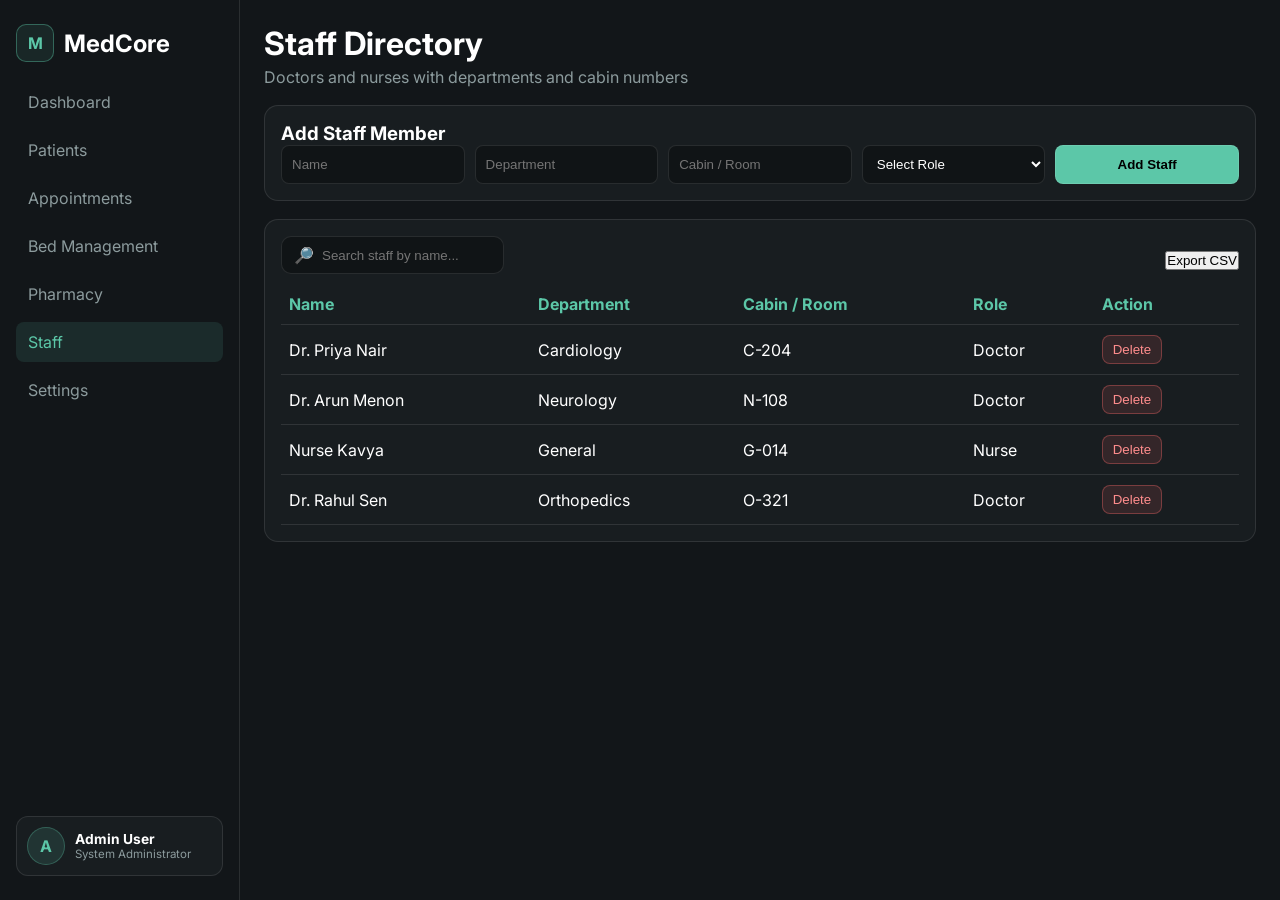
<file: staff.html>
<!DOCTYPE html>
<html lang="en">
<head>
    <meta charset="UTF-8">
    <meta name="viewport" content="width=device-width, initial-scale=1.0">
    <title>MedCore - Staff</title>
    <link rel="stylesheet" href="staff.css">
    <link rel="preconnect" href="https://fonts.googleapis.com">
    <link rel="preconnect" href="https://fonts.gstatic.com" crossorigin>
    <link href="https://fonts.googleapis.com/css2?family=Inter:wght@400;500;600;700&display=swap" rel="stylesheet">
</head>
<body>
    <div class="staff-layout">
        <aside class="sidebar">
            <div class="logo-area">
                <div class="logo">M</div>
                <h2>MedCore</h2>
            </div>
            <nav>
                <a class="nav-link" href="dashboard.html">Dashboard</a>
                <a class="nav-link" href="patient.html">Patients</a>
                <a class="nav-link" href="appointment.html">Appointments</a>
                <a class="nav-link" href="beds.html">Bed Management</a>
                <a class="nav-link" href="pharmacy.html">Pharmacy</a>
                <a class="nav-link active" href="staff.html">Staff</a>
                <a class="nav-link admin-only-link" href="#">Settings</a>
            </nav>
            <div class="user-profile">
                <div class="avatar" id="sidebar-avatar">A</div>
                <div class="user-info">
                    <h4 id="profile-name">Admin User</h4>
                    <p>System Administrator</p>
                </div>
            </div>
        </aside>

        <main class="content">
            <header>
                <h1>Staff Directory</h1>
                <p>Doctors and nurses with departments and cabin numbers</p>
            </header>

            <section class="panel">
                <h3>Add Staff Member</h3>
                <form id="staff-form" class="staff-form">
                    <input id="staff-name" type="text" placeholder="Name" required>
                    <input id="staff-department" type="text" placeholder="Department" required>
                    <input id="staff-room" type="text" placeholder="Cabin / Room" required>
                    <select id="staff-role" required>
                        <option value="" selected disabled>Select Role</option>
                        <option value="Doctor">Doctor</option>
                        <option value="Nurse">Nurse</option>
                        <option value="Wardboy">Wardboy</option>
                    </select>
                    <button type="submit">Add Staff</button>
                </form>
            </section>

            <section class="panel">
                <div class="table-tools">
                    <div class="table-search">
                    <span>🔎</span>
                    <input type="text" id="staff-search" placeholder="Search staff by name...">
                    </div>
                    <button id="export-staff-csv" type="button">Export CSV</button>
                </div>
                <table>
                    <thead>
                        <tr>
                            <th>Name</th>
                            <th>Department</th>
                            <th>Cabin / Room</th>
                            <th>Role</th>
                            <th>Action</th>
                        </tr>
                    </thead>
                    <tbody id="staff-table-body"></tbody>
                </table>
            </section>
        </main>
    </div>
    <div id="toast-container" class="toast-container"></div>

    <script>
        function getDb() {
            const emptyDb = { appointments: [], patients: [], staff: [], beds: [], pharmacy: [] };
            const raw = localStorage.getItem('medcore_db');
            if (!raw) return emptyDb;
            try {
                const parsed = JSON.parse(raw);
                return {
                    appointments: Array.isArray(parsed.appointments) ? parsed.appointments : [],
                    patients: Array.isArray(parsed.patients) ? parsed.patients : [],
                    staff: Array.isArray(parsed.staff) ? parsed.staff : [],
                    beds: Array.isArray(parsed.beds) ? parsed.beds : [],
                    pharmacy: Array.isArray(parsed.pharmacy) ? parsed.pharmacy : []
                };
            } catch (e) {
                return emptyDb;
            }
        }

        function saveDb(db) {
            localStorage.setItem('medcore_db', JSON.stringify(db));
        }

        const db = getDb();
        if (db.staff.length === 0) {
            db.staff = [
                { name: "Dr. Priya Nair", department: "Cardiology", room: "C-204", role: "Doctor" },
                { name: "Dr. Arun Menon", department: "Neurology", room: "N-108", role: "Doctor" },
                { name: "Nurse Kavya", department: "General", room: "G-014", role: "Nurse" },
                { name: "Dr. Rahul Sen", department: "Orthopedics", room: "O-321", role: "Doctor" }
            ];
            saveDb(db);
        }

        const savedProfileName = localStorage.getItem('medcore_active_user') || localStorage.getItem('medcore_username') || "Admin User";
        const activeRole = localStorage.getItem('medcore_active_role') || "Admin";
        const safeName = savedProfileName || "Admin User";
        document.getElementById('profile-name').textContent = safeName;
        document.getElementById('sidebar-avatar').textContent = safeName.trim().charAt(0).toUpperCase() || "A";
        if (activeRole !== "Admin") {
            document.querySelectorAll('.admin-only-link, a[href=\"staff.html\"]').forEach((el) => {
                if (!el.classList.contains('active')) el.style.display = 'none';
            });
            window.location.href = "dashboard.html";
        }

        const tableBody = document.getElementById('staff-table-body');
        const staffSearch = document.getElementById('staff-search');
        const staffForm = document.getElementById('staff-form');
        const exportStaffCsvBtn = document.getElementById('export-staff-csv');

        function showToast(message) {
            const container = document.getElementById('toast-container');
            const toast = document.createElement('div');
            toast.className = 'toast';
            toast.textContent = message;
            container.appendChild(toast);
            setTimeout(() => toast.remove(), 3000);
        }
        function getRole(staffItem) {
            if (staffItem.role) return staffItem.role;
            return (staffItem.name || "").toLowerCase().includes("nurse") ? "Nurse" : "Doctor";
        }

        function renderStaff(searchTerm = "") {
            const term = searchTerm.trim().toLowerCase();
            const filtered = db.staff.filter((s) => (s.name || "").toLowerCase().includes(term));
            if (filtered.length === 0) {
                tableBody.innerHTML = '<tr><td colspan="4">No staff found</td></tr>';
                return;
            }
            tableBody.innerHTML = filtered
                .map((staff) => `<tr>
                    <td>${staff.name}</td>
                    <td>${staff.department}</td>
                    <td>${staff.room}</td>
                    <td>${getRole(staff)}</td>
                    <td><button class="delete-btn" data-id="${staff.id || ""}" data-name="${staff.name}">Delete</button></td>
                </tr>`)
                .join('');
        }

        renderStaff();
        staffSearch.addEventListener('input', () => renderStaff(staffSearch.value));

        staffForm.addEventListener('submit', function (e) {
            e.preventDefault();
            db.staff.push({
                id: Date.now(),
                name: document.getElementById('staff-name').value.trim(),
                department: document.getElementById('staff-department').value.trim(),
                room: document.getElementById('staff-room').value.trim(),
                role: document.getElementById('staff-role').value
            });
            saveDb(db);
            this.reset();
            renderStaff(staffSearch.value);
            showToast('✅ Successfully Saved!');
        });

        tableBody.addEventListener('click', (e) => {
            const btn = e.target.closest('.delete-btn');
            if (!btn) return;
            db.staff = db.staff.filter((s) => String(s.id || s.name) !== String(btn.dataset.id || btn.dataset.name));
            saveDb(db);
            renderStaff(staffSearch.value);
            showToast('✅ Successfully Deleted!');
        });

        exportStaffCsvBtn.addEventListener('click', () => {
            const rows = [["Name", "Department", "Cabin / Room", "Role"]];
            db.staff.forEach((s) => rows.push([s.name, s.department, s.room, getRole(s)]));
            const csv = rows.map((r) => r.map((v) => `"${String(v ?? "").replace(/"/g, '""')}"`).join(",")).join("\n");
            const blob = new Blob([csv], { type: "text/csv;charset=utf-8;" });
            const link = document.createElement("a");
            link.href = URL.createObjectURL(blob);
            link.download = "staff.csv";
            document.body.appendChild(link);
            link.click();
            link.remove();
            showToast('✅ Successfully Exported!');
        });
    </script>
</body>
</html>
</file>
<file: style.css>
/* CSS Variables for Exact Theme Matching */
:root {
    --bg-dark: #121619; /* Deep dark teal/black background */
    --accent-green: #5cc7a8; /* Medical mint green */
    --text-white: #ffffff;
    --text-gray: #8c9b9d; /* Muted gray for subtitles/descriptions */
    --border-color: rgba(255, 255, 255, 0.1);
    --input-bg: rgba(255, 255, 255, 0.03);
}

/* Reset & Global Styles */
* {
    margin: 0;
    padding: 0;
    box-sizing: border-box;
}

body {
    font-family: 'Inter', sans-serif;
    background-color: var(--bg-dark);
    color: var(--text-white);
    height: 100vh;
    display: flex;
    align-items: center;
    justify-content: center;
    /* Subtle dark glow effect */
    background-image: radial-gradient(circle at 30% 50%, rgba(92, 199, 168, 0.04) 0%, transparent 60%);
}

/* WIDENED CONTAINER */
.container {
    display: flex;
    width: 100%;
    max-width: 1450px; /* Spreads out across the monitor */
    height: 100%;
    padding: 0 6%; /* Adjusts spacing from the edges of the screen */
    justify-content: space-between; /* Pushes the left and right sides apart */
    align-items: center;
}

/* --- Left Side: Information Section --- */
.info-section {
    flex: 0 0 55%; /* Takes up 55% of the space */
    display: flex;
    flex-direction: column;
    justify-content: center;
}

.badge {
    display: inline-flex;
    align-items: center;
    gap: 8px;
    border: 1px solid rgba(92, 199, 168, 0.2);
    color: var(--accent-green);
    padding: 8px 16px;
    border-radius: 20px;
    font-size: 0.75rem;
    font-weight: 600;
    letter-spacing: 0.05em;
    margin-bottom: 2.5rem;
    width: fit-content;
}

.main-heading {
    font-family: 'Playfair Display', serif;
    font-size: 4.2rem; /* Increased size to fill space */
    line-height: 1.15;
    margin-bottom: 1.5rem;
    font-weight: 600;
}

.main-heading .highlight {
    color: var(--accent-green);
    font-style: italic;
}

.description {
    color: var(--text-gray);
    font-size: 1.05rem; /* Increased size */
    line-height: 1.6;
    max-width: 480px; /* Widened paragraph */
    margin-bottom: 4rem;
}

.stats-container {
    display: flex;
    align-items: center;
    gap: 3rem; /* Increased gap between stats */
}

.stat-item {
    display: flex;
    flex-direction: column;
    gap: 6px;
}

.stat-number {
    color: var(--accent-green);
    font-size: 1.8rem;
    font-weight: 600;
}

.stat-label {
    color: var(--text-gray);
    font-size: 0.7rem;
    font-weight: 600;
    letter-spacing: 0.05em;
}

.stat-divider {
    width: 1px;
    height: 40px;
    background-color: var(--border-color);
}

/* --- Right Side: Form Section --- */
.form-section {
    flex: 0 0 40%; /* Takes up 40% of the space */
    display: flex;
    align-items: center;
    justify-content: flex-end; /* Pushes form to the right */
}

.form-wrapper {
    width: 100%;
    max-width: 420px; /* Made the form slightly wider */
}

.form-title {
    font-family: 'Playfair Display', serif;
    font-size: 2rem;
    font-weight: 600;
    margin-bottom: 0.5rem;
}

.form-subtitle {
    color: var(--text-gray);
    font-size: 0.9rem;
    margin-bottom: 2.5rem;
}

.input-group {
    margin-bottom: 1.8rem;
    display: flex;
    flex-direction: column;
    gap: 8px;
}

.input-group label {
    color: var(--accent-green);
    font-size: 0.75rem;
    font-weight: 600;
    letter-spacing: 0.05em;
}

.input-group input {
    background-color: var(--input-bg);
    border: 1px solid var(--border-color);
    color: var(--text-white);
    padding: 14px 16px;
    border-radius: 6px;
    font-size: 0.95rem;
    outline: none;
    transition: border-color 0.2s;
}

.input-group input:focus {
    border-color: var(--accent-green);
}

.input-group input::placeholder {
    color: #4a5559;
}

.btn-signin {
    width: 100%;
    background-color: var(--accent-green);
    color: #000000;
    border: none;
    padding: 16px;
    border-radius: 6px;
    font-size: 0.9rem;
    font-weight: 600;
    cursor: pointer;
    margin-top: 0.5rem;
    margin-bottom: 1rem;
    transition: opacity 0.2s;
    letter-spacing: 0.02em;
}

.btn-signin:hover {
    opacity: 0.9;
}

/* --- Form Switching & Messages --- */
.form-switch-text {
    text-align: center;
    font-size: 0.85rem;
    color: var(--text-gray);
    margin-top: 1rem;
}

.form-switch-text a {
    color: var(--accent-green);
    text-decoration: none;
    font-weight: 600;
    transition: opacity 0.2s;
}

.form-switch-text a:hover {
    text-decoration: underline;
    opacity: 0.8;
}

.auth-message {
    margin-top: 1.5rem;
    text-align: center;
    font-size: 0.85rem;
    font-weight: 500;
    min-height: 20px; /* Keeps layout stable even when empty */
}

/* Responsive View for smaller screens */
@media (max-width: 1024px) {
    .container {
        flex-direction: column;
        padding: 40px;
        align-items: flex-start;
        justify-content: center;
    }
    
    .info-section {
        flex: none;
        width: 100%;
        margin-bottom: 4rem;
    }
    
    .form-section {
        flex: none;
        justify-content: flex-start;
        width: 100%;
    }
}
</file>
<file: appointment.css>
/* --- COMPLETE DASHBOARD & APPOINTMENT CSS --- */

:root {
    --bg-main: #121619; /* Exact match to index.html background */
    --bg-panel: #181d20; /* Slightly lighter teal/black for cards */
    --bg-panel-hover: #1e2529; 
    --accent-green: #5cc7a8; /* The exact medical green */
    --text-white: #ffffff;
    --text-gray: #8c9b9d; /* Muted gray for subtitles */
    --border-color: rgba(255, 255, 255, 0.1);
    --input-bg: rgba(255, 255, 255, 0.03);
}

* {
    margin: 0;
    padding: 0;
    box-sizing: border-box;
}

body {
    font-family: 'Inter', sans-serif;
    background-color: var(--bg-main);
    color: var(--text-white);
    height: 100vh;
    overflow: hidden;
}

.dashboard-container {
    display: flex;
    height: 100vh;
    width: 100%;
}

/* --- SIDEBAR NAVIGATION --- */
.sidebar {
    width: 240px;
    background-color: var(--bg-main);
    border-right: 1px solid var(--border-color);
    display: flex;
    flex-direction: column;
    padding: 24px 16px;
    flex-shrink: 0;
}

.logo-area {
    display: flex;
    align-items: center;
    gap: 12px;
    margin-bottom: 40px;
    padding: 0 8px;
}

.logo-icon {
    background-color: rgba(92, 199, 168, 0.15);
    color: var(--accent-green);
    border: 1px solid rgba(92, 199, 168, 0.3);
    width: 32px;
    height: 32px;
    border-radius: 8px;
    display: flex;
    align-items: center;
    justify-content: center;
    font-weight: bold;
    font-size: 1.2rem;
}

.logo-area h2 {
    font-size: 1.2rem;
    font-weight: 600;
}

.nav-section {
    margin-bottom: 24px;
}

.nav-label {
    font-size: 0.65rem;
    color: var(--text-gray);
    font-weight: 600;
    letter-spacing: 0.05em;
    margin-bottom: 12px;
    padding: 0 8px;
}

.nav-item {
    display: flex;
    align-items: center;
    padding: 10px 12px;
    color: var(--text-gray);
    text-decoration: none;
    border-radius: 8px;
    font-size: 0.9rem;
    margin-bottom: 4px;
    transition: all 0.2s;
}

.nav-item .icon {
    margin-right: 12px;
    font-size: 1.1rem;
    opacity: 0.8;
}

.nav-item:hover {
    background-color: rgba(255, 255, 255, 0.03);
    color: var(--text-white);
}

.nav-item.active {
    background-color: rgba(92, 199, 168, 0.1);
    color: var(--accent-green);
    font-weight: 500;
}

.nav-item.active .icon {
    opacity: 1;
}

.badge {
    margin-left: auto;
    font-size: 0.7rem;
    padding: 2px 6px;
    border-radius: 12px;
    font-weight: 600;
}

.badge.green { background-color: rgba(92, 199, 168, 0.15); color: var(--accent-green); }
.badge.red { background-color: rgba(255, 107, 107, 0.15); color: #ff6b6b; }

.user-profile {
    display: flex;
    align-items: center;
    padding: 12px;
    background-color: var(--bg-panel);
    border-radius: 12px;
    border: 1px solid var(--border-color);
    margin-top: auto;
    cursor: pointer;
}

.user-profile .avatar {
    width: 36px;
    height: 36px;
    border-radius: 50%;
    display: flex;
    align-items: center;
    justify-content: center;
    font-weight: 700;
    color: var(--accent-green);
    background-color: rgba(92, 199, 168, 0.15);
    margin-right: 12px;
    border: 1px solid rgba(92, 199, 168, 0.3);
}

.user-info h4 { font-size: 0.85rem; margin-bottom: 2px; }
.user-info p { font-size: 0.7rem; color: var(--text-gray); }
.more-opts { margin-left: auto; color: var(--text-gray); }

/* --- MAIN CONTENT AREA --- */
.main-content {
    flex: 1;
    display: flex;
    flex-direction: column;
    overflow-y: auto;
    background-image: radial-gradient(circle at top right, rgba(92, 199, 168, 0.04), transparent 50%);
}

.top-header {
    display: flex;
    justify-content: space-between;
    align-items: center;
    padding: 30px 40px;
}

.page-title h1 {
    font-size: 1.6rem;
    font-weight: 600;
    margin-bottom: 4px;
}

.page-title p {
    color: var(--text-gray);
    font-size: 0.9rem;
}

.header-actions {
    display: flex;
    align-items: center;
    gap: 16px;
}

.search-bar {
    display: flex;
    align-items: center;
    background-color: var(--bg-panel);
    border: 1px solid var(--border-color);
    padding: 8px 16px;
    border-radius: 20px;
}

.search-bar input {
    background: transparent;
    border: none;
    color: white;
    outline: none;
    padding-left: 10px;
    font-size: 0.85rem;
    width: 220px;
}

.icon-btn {
    background-color: var(--bg-panel);
    border: 1px solid var(--border-color);
    color: white;
    width: 40px;
    height: 40px;
    border-radius: 50%;
    cursor: pointer;
    font-size: 1.1rem;
}

.content-wrapper {
    padding: 0 40px 40px 40px;
    display: flex;
    flex-direction: column;
    gap: 24px;
    max-width: 1200px;
}

/* --- PANELS & APPOINTMENT CARDS --- */
.panel {
    background-color: var(--bg-panel);
    border: 1px solid var(--border-color);
    border-radius: 16px;
    padding: 24px;
}

.panel-header {
    display: flex;
    justify-content: space-between;
    align-items: center;
    margin-bottom: 20px;
}

.panel-header h3 {
    font-size: 1.1rem;
    font-weight: 600;
}

.selected-badge {
    font-size: 0.75rem;
    padding: 4px 12px;
    border-radius: 20px;
    border: 1px solid var(--border-color);
    color: var(--text-gray);
}

/* Department Grid */
.department-grid {
    display: grid;
    grid-template-columns: repeat(auto-fit, minmax(160px, 1fr));
    gap: 16px;
}

.dept-card {
    background-color: var(--input-bg);
    border: 1px solid var(--border-color);
    border-radius: 12px;
    padding: 20px 16px;
    text-align: center;
    cursor: pointer;
    transition: all 0.2s;
}

.dept-card:hover {
    background-color: var(--bg-panel-hover);
    border-color: rgba(255, 255, 255, 0.2);
}

.dept-card.active {
    background-color: rgba(92, 199, 168, 0.08);
    border-color: var(--accent-green);
}

.dept-icon {
    font-size: 2rem;
    margin-bottom: 12px;
}

.dept-card h4 {
    font-size: 0.9rem;
    margin-bottom: 4px;
    font-weight: 500;
}

.dept-card p {
    font-size: 0.7rem;
    color: var(--text-gray);
}

/* --- APPOINTMENT FORM --- */
.booking-form {
    display: flex;
    flex-direction: column;
    gap: 20px;
}

.form-row {
    display: flex;
    gap: 20px;
}

.input-group {
    display: flex;
    flex-direction: column;
    flex: 1;
    gap: 8px;
}

.input-group label {
    font-size: 0.8rem;
    color: var(--text-gray);
    font-weight: 500;
}

.input-group input, 
.input-group select, 
.input-group textarea {
    background-color: var(--input-bg);
    border: 1px solid var(--border-color);
    color: white;
    padding: 12px 16px;
    border-radius: 8px;
    font-size: 0.9rem;
    outline: none;
    font-family: inherit;
    transition: border 0.2s;
}

.input-group input:focus, 
.input-group select:focus, 
.input-group textarea:focus {
    border-color: var(--accent-green);
}

.input-group select {
    appearance: none;
    cursor: pointer;
}
.input-group select option {
    background-color: var(--bg-panel);
    color: white;
}

.form-actions {
    display: flex;
    align-items: center;
    gap: 20px;
    margin-top: 10px;
}

.btn-primary {
    background-color: var(--accent-green);
    color: #000;
    border: none;
    padding: 12px 24px;
    border-radius: 8px;
    font-weight: 600;
    font-size: 0.9rem;
    cursor: pointer;
    transition: opacity 0.2s;
}

.btn-primary:hover {
    opacity: 0.9;
}

.booking-msg {
    font-size: 0.9rem;
    font-weight: 500;
}

.records-table {
    width: 100%;
    border-collapse: collapse;
}

.table-search {
    display: flex;
    align-items: center;
    gap: 8px;
    margin-bottom: 12px;
    padding: 8px 12px;
    border-radius: 10px;
    border: 1px solid var(--border-color);
    background: var(--input-bg);
    max-width: 360px;
}

.table-search input {
    background: transparent;
    border: none;
    color: var(--text-white);
    outline: none;
    width: 100%;
}

.status-select {
    background: #101416;
    color: #fff;
    border: 1px solid var(--border-color);
    border-radius: 8px;
    padding: 6px;
}

.delete-btn {
    background: rgba(255, 107, 107, 0.12);
    border: 1px solid rgba(255, 107, 107, 0.35);
    color: #ff8d8d;
    border-radius: 8px;
    padding: 6px 10px;
    cursor: pointer;
}

.toast-container {
    position: fixed;
    right: 20px;
    bottom: 20px;
    z-index: 9999;
    display: flex;
    flex-direction: column;
    gap: 10px;
}

.toast {
    background: #1e2529;
    color: #fff;
    border: 1px solid rgba(92, 199, 168, 0.35);
    border-radius: 10px;
    padding: 10px 14px;
    transform: translateY(20px);
    opacity: 0;
    animation: toastIn 0.25s ease forwards;
}

@keyframes toastIn {
    to {
        transform: translateY(0);
        opacity: 1;
    }
}

.records-table th,
.records-table td {
    text-align: left;
    padding: 10px 8px;
    border-bottom: 1px solid var(--border-color);
}

.records-table th {
    color: var(--accent-green);
    font-size: 0.8rem;
}
</file>
<file: dashboard.css>
:root {
    --bg-main: #121619;
    --bg-panel: #181d20;
    --accent-green: #5cc7a8;
    --text-white: #ffffff;
    --text-gray: #8c9b9d;
    --border-color: rgba(255, 255, 255, 0.1);
}

* {
    margin: 0;
    padding: 0;
    box-sizing: border-box;
}

body {
    font-family: "Inter", sans-serif;
    background: var(--bg-main);
    color: var(--text-white);
}

.dashboard-layout {
    min-height: 100vh;
    display: grid;
    grid-template-columns: 240px 1fr;
}

.sidebar {
    border-right: 1px solid var(--border-color);
    padding: 24px 16px;
    display: flex;
    flex-direction: column;
}

.logo-area {
    display: flex;
    align-items: center;
    gap: 10px;
    margin-bottom: 20px;
}

.logo {
    width: 38px;
    height: 38px;
    border-radius: 10px;
    display: grid;
    place-items: center;
    font-weight: 700;
    color: var(--accent-green);
    border: 1px solid rgba(92, 199, 168, 0.4);
    background: rgba(92, 199, 168, 0.1);
}

.logo-area h2 {
    margin: 0;
}

.nav-link {
    display: block;
    padding: 10px 12px;
    color: var(--text-gray);
    text-decoration: none;
    border-radius: 8px;
    margin-bottom: 8px;
}

.nav-link.active,
.nav-link:hover {
    color: var(--accent-green);
    background: rgba(92, 199, 168, 0.12);
}

.user-profile {
    margin-top: auto;
    display: flex;
    align-items: center;
    gap: 10px;
    padding: 10px;
    border-radius: 12px;
    border: 1px solid var(--border-color);
    background: var(--bg-panel);
}

.avatar {
    width: 38px;
    height: 38px;
    border-radius: 50%;
    display: flex;
    align-items: center;
    justify-content: center;
    font-weight: 700;
    color: var(--accent-green);
    background: rgba(92, 199, 168, 0.14);
    border: 1px solid rgba(92, 199, 168, 0.3);
}

.user-info h4 {
    font-size: 0.86rem;
}

.user-info p {
    font-size: 0.72rem;
    color: var(--text-gray);
}

.main-content {
    padding: 24px;
}

.top-bar h1 {
    margin-bottom: 4px;
}

.top-bar p {
    color: var(--text-gray);
}

.cards-grid {
    margin-top: 20px;
    display: grid;
    grid-template-columns: repeat(auto-fit, minmax(230px, 1fr));
    gap: 16px;
}

.card {
    background: var(--bg-panel);
    border: 1px solid var(--border-color);
    border-radius: 14px;
    padding: 18px;
}

.card h3 {
    margin-bottom: 12px;
}

.card ul {
    list-style: none;
    color: var(--text-gray);
    line-height: 1.8;
    margin-bottom: 12px;
}

.profile-row {
    display: flex;
    justify-content: space-between;
    margin-bottom: 8px;
    color: var(--text-gray);
}

.profile-row strong {
    color: var(--text-white);
}

.btn-link,
.btn-primary {
    display: inline-block;
    text-decoration: none;
    border: none;
    cursor: pointer;
    padding: 10px 14px;
    border-radius: 8px;
    font-weight: 600;
    background: var(--accent-green);
    color: #000;
}

.charts-grid {
    margin-top: 16px;
    display: grid;
    gap: 16px;
    grid-template-columns: repeat(auto-fit, minmax(300px, 1fr));
}

.toast-container {
    position: fixed;
    right: 20px;
    bottom: 20px;
    z-index: 9999;
    display: flex;
    flex-direction: column;
    gap: 10px;
}

.toast {
    background: #1e2529;
    color: #fff;
    border: 1px solid rgba(92, 199, 168, 0.35);
    border-radius: 10px;
    padding: 10px 14px;
    transform: translateY(20px);
    opacity: 0;
    animation: toastIn 0.25s ease forwards;
}

@keyframes toastIn {
    to {
        transform: translateY(0);
        opacity: 1;
    }
}
</file>
<file: patient.css>
:root {
    --bg-main: #121619;
    --bg-panel: #181d20;
    --accent-green: #5cc7a8;
    --text-white: #ffffff;
    --text-gray: #8c9b9d;
    --border-color: rgba(255, 255, 255, 0.1);
}

* {
    margin: 0;
    padding: 0;
    box-sizing: border-box;
}

body {
    font-family: "Inter", sans-serif;
    background: var(--bg-main);
    color: var(--text-white);
}

.patient-layout {
    min-height: 100vh;
    display: grid;
    grid-template-columns: 240px 1fr;
}

.sidebar {
    border-right: 1px solid var(--border-color);
    padding: 20px 14px;
    display: flex;
    flex-direction: column;
}

.logo-area {
    display: flex;
    align-items: center;
    gap: 10px;
    margin-bottom: 20px;
}

.logo {
    width: 38px;
    height: 38px;
    border-radius: 10px;
    display: grid;
    place-items: center;
    font-weight: 700;
    color: var(--accent-green);
    border: 1px solid rgba(92, 199, 168, 0.4);
    background: rgba(92, 199, 168, 0.1);
}

.sidebar a {
    display: block;
    color: var(--text-gray);
    text-decoration: none;
    padding: 9px 10px;
    border-radius: 8px;
    margin-bottom: 6px;
}

.sidebar a.active,
.sidebar a:hover {
    color: var(--accent-green);
    background: rgba(92, 199, 168, 0.1);
}

.user-profile {
    margin-top: auto;
    display: flex;
    align-items: center;
    gap: 10px;
    padding: 10px;
    border-radius: 12px;
    border: 1px solid var(--border-color);
    background: var(--bg-panel);
}

.avatar {
    width: 38px;
    height: 38px;
    border-radius: 50%;
    display: flex;
    align-items: center;
    justify-content: center;
    font-weight: 700;
    color: var(--accent-green);
    background: rgba(92, 199, 168, 0.14);
    border: 1px solid rgba(92, 199, 168, 0.3);
}

.user-info h4 {
    font-size: 0.86rem;
}

.user-info p {
    font-size: 0.72rem;
    color: var(--text-gray);
}

.content {
    padding: 24px;
}

header p {
    color: var(--text-gray);
    margin-top: 4px;
}

.counter-card {
    margin-top: 12px;
    padding: 10px 12px;
    border-radius: 10px;
    border: 1px solid rgba(92, 199, 168, 0.35);
    background: rgba(92, 199, 168, 0.08);
    color: var(--text-gray);
    width: fit-content;
}

.counter-card strong {
    color: var(--accent-green);
}

.panel {
    margin-top: 18px;
    background: var(--bg-panel);
    border: 1px solid var(--border-color);
    border-radius: 14px;
    padding: 16px;
}

.table-search {
    display: flex;
    align-items: center;
    gap: 8px;
    margin: 10px 0 8px;
    padding: 8px 12px;
    border: 1px solid var(--border-color);
    border-radius: 10px;
    background: #101416;
    max-width: 360px;
}

.table-tools {
    display: flex;
    align-items: center;
    justify-content: space-between;
    gap: 12px;
}

.table-search input {
    width: 100%;
    border: none;
    outline: none;
    background: transparent;
    color: var(--text-white);
}

table {
    width: 100%;
    border-collapse: collapse;
    margin-top: 8px;
}

th, td {
    text-align: left;
    padding: 10px 8px;
    border-bottom: 1px solid var(--border-color);
}

th {
    color: var(--accent-green);
}

.entry-form {
    display: grid;
    grid-template-columns: repeat(auto-fit, minmax(180px, 1fr));
    gap: 10px;
}

input,
select,
button {
    padding: 10px;
    border-radius: 8px;
    border: 1px solid var(--border-color);
    background: #101416;
    color: var(--text-white);
}

button {
    background: var(--accent-green);
    color: #000;
    font-weight: 600;
    cursor: pointer;
}

.view-btn {
    padding: 6px 10px;
    border-radius: 8px;
    border: 1px solid rgba(92, 199, 168, 0.3);
    background: rgba(92, 199, 168, 0.1);
    color: var(--accent-green);
    cursor: pointer;
}

.delete-btn {
    padding: 6px 10px;
    border-radius: 8px;
    border: 1px solid rgba(255, 107, 107, 0.35);
    background: rgba(255, 107, 107, 0.12);
    color: #ff8d8d;
    cursor: pointer;
    margin-left: 6px;
}

.modal-overlay {
    position: fixed;
    inset: 0;
    background: rgba(0, 0, 0, 0.7);
    display: none;
    align-items: center;
    justify-content: center;
    z-index: 1000;
    padding: 20px;
}

.modal-overlay.show {
    display: flex;
}

.modal-card {
    width: min(900px, 95vw);
    max-height: 85vh;
    overflow-y: auto;
    background: var(--bg-panel);
    border: 1px solid var(--border-color);
    border-radius: 14px;
    padding: 18px;
}

.modal-header {
    display: flex;
    justify-content: space-between;
    align-items: center;
    margin-bottom: 12px;
}

.close-btn {
    width: 32px;
    height: 32px;
    border-radius: 50%;
    border: 1px solid var(--border-color);
    background: #111518;
    color: var(--text-white);
    cursor: pointer;
}

.detail-grid {
    display: grid;
    grid-template-columns: repeat(2, minmax(200px, 1fr));
    gap: 12px;
}

.billing-box {
    margin-top: 16px;
    padding: 12px;
    border: 1px solid rgba(92, 199, 168, 0.35);
    border-radius: 12px;
    background: rgba(92, 199, 168, 0.08);
}

.billing-box h4 {
    margin-bottom: 10px;
    color: var(--accent-green);
}

.billing-edit-section {
    margin-top: 14px;
    padding: 12px;
    border: 1px solid var(--border-color);
    border-radius: 12px;
    background: #141a1d;
}

.billing-edit-section h4 {
    color: var(--accent-green);
    margin-bottom: 10px;
}

.billing-form-grid {
    display: grid;
    grid-template-columns: repeat(auto-fit, minmax(180px, 1fr));
    gap: 10px;
}

.billing-form-grid label {
    display: block;
    color: var(--text-gray);
    font-size: 0.8rem;
    margin-bottom: 6px;
}

.billing-form-grid input,
.billing-form-grid select {
    width: 100%;
    padding: 10px;
    border-radius: 8px;
    border: 1px solid var(--border-color);
    background: #101416;
    color: var(--text-white);
}

.save-billing-btn {
    margin-top: 10px;
    background: rgba(92, 199, 168, 0.15);
    color: var(--accent-green);
    border: 1px solid rgba(92, 199, 168, 0.35);
    border-radius: 8px;
    padding: 10px 12px;
    cursor: pointer;
}

.print-btn {
    margin-top: 14px;
    background: var(--accent-green);
    color: #000;
    border: none;
    padding: 10px 12px;
    border-radius: 8px;
    font-weight: 600;
    cursor: pointer;
}

.toast-container {
    position: fixed;
    right: 20px;
    bottom: 20px;
    z-index: 9999;
    display: flex;
    flex-direction: column;
    gap: 10px;
}

.toast {
    background: #1e2529;
    color: #fff;
    border: 1px solid rgba(92, 199, 168, 0.35);
    border-radius: 10px;
    padding: 10px 14px;
    transform: translateY(20px);
    opacity: 0;
    animation: toastIn 0.25s ease forwards;
}

@keyframes toastIn {
    to {
        transform: translateY(0);
        opacity: 1;
    }
}

.print-invoice-area {
    display: none;
}

@media print {
    body * {
        visibility: hidden !important;
    }

    .print-invoice-area,
    .print-invoice-area * {
        visibility: visible !important;
    }

    .print-invoice-area {
        display: block !important;
        position: absolute;
        top: 0;
        left: 0;
        width: 100%;
        padding: 20px;
        color: #000;
        background: #fff;
    }

    .invoice-sheet {
        border: 1px solid #444;
        padding: 20px;
    }

    .billing-edit-section,
    .save-billing-btn {
        display: none !important;
    }
}
</file>
<file: staff.css>
:root {
    --bg-main: #121619;
    --bg-panel: #181d20;
    --accent-green: #5cc7a8;
    --text-white: #ffffff;
    --text-gray: #8c9b9d;
    --border-color: rgba(255, 255, 255, 0.1);
}

* {
    margin: 0;
    padding: 0;
    box-sizing: border-box;
}

body {
    font-family: "Inter", sans-serif;
    background: var(--bg-main);
    color: var(--text-white);
}

.staff-layout {
    min-height: 100vh;
    display: grid;
    grid-template-columns: 240px 1fr;
}

.sidebar {
    border-right: 1px solid var(--border-color);
    padding: 24px 16px;
    display: flex;
    flex-direction: column;
}

.logo-area {
    display: flex;
    align-items: center;
    gap: 10px;
    margin-bottom: 20px;
}

.logo {
    width: 38px;
    height: 38px;
    border-radius: 10px;
    display: grid;
    place-items: center;
    font-weight: 700;
    color: var(--accent-green);
    border: 1px solid rgba(92, 199, 168, 0.4);
    background: rgba(92, 199, 168, 0.1);
}

.nav-link {
    display: block;
    padding: 10px 12px;
    color: var(--text-gray);
    text-decoration: none;
    border-radius: 8px;
    margin-bottom: 8px;
}

.nav-link.active,
.nav-link:hover {
    color: var(--accent-green);
    background: rgba(92, 199, 168, 0.12);
}

.user-profile {
    margin-top: auto;
    display: flex;
    align-items: center;
    gap: 10px;
    padding: 10px;
    border-radius: 12px;
    border: 1px solid var(--border-color);
    background: var(--bg-panel);
}

.avatar {
    width: 38px;
    height: 38px;
    border-radius: 50%;
    display: flex;
    align-items: center;
    justify-content: center;
    font-weight: 700;
    color: var(--accent-green);
    background: rgba(92, 199, 168, 0.14);
    border: 1px solid rgba(92, 199, 168, 0.3);
}

.user-info h4 {
    font-size: 0.86rem;
}

.user-info p {
    font-size: 0.72rem;
    color: var(--text-gray);
}

.content {
    padding: 24px;
}

header p {
    margin-top: 4px;
    color: var(--text-gray);
}

.panel {
    margin-top: 18px;
    background: var(--bg-panel);
    border: 1px solid var(--border-color);
    border-radius: 14px;
    padding: 16px;
}

.staff-form {
    display: grid;
    grid-template-columns: repeat(auto-fit, minmax(180px, 1fr));
    gap: 10px;
}

.staff-form input,
.staff-form select,
.staff-form button {
    padding: 10px;
    border-radius: 8px;
    border: 1px solid var(--border-color);
    background: #101416;
    color: var(--text-white);
}

.staff-form button {
    background: var(--accent-green);
    color: #000;
    font-weight: 600;
    cursor: pointer;
}

.table-search {
    display: flex;
    align-items: center;
    gap: 8px;
    margin-bottom: 10px;
    padding: 8px 12px;
    border: 1px solid var(--border-color);
    border-radius: 10px;
    background: #101416;
    max-width: 360px;
}

.table-search input {
    width: 100%;
    border: none;
    outline: none;
    background: transparent;
    color: var(--text-white);
}

.table-tools {
    display: flex;
    align-items: center;
    justify-content: space-between;
    gap: 12px;
}

.delete-btn {
    background: rgba(255, 107, 107, 0.12);
    border: 1px solid rgba(255, 107, 107, 0.35);
    color: #ff8d8d;
    border-radius: 8px;
    padding: 6px 10px;
    cursor: pointer;
}

.toast-container {
    position: fixed;
    right: 20px;
    bottom: 20px;
    z-index: 9999;
    display: flex;
    flex-direction: column;
    gap: 10px;
}

.toast {
    background: #1e2529;
    color: #fff;
    border: 1px solid rgba(92, 199, 168, 0.35);
    border-radius: 10px;
    padding: 10px 14px;
    transform: translateY(20px);
    opacity: 0;
    animation: toastIn 0.25s ease forwards;
}

@keyframes toastIn {
    to {
        transform: translateY(0);
        opacity: 1;
    }
}

table {
    width: 100%;
    border-collapse: collapse;
}

th,
td {
    text-align: left;
    padding: 10px 8px;
    border-bottom: 1px solid var(--border-color);
}

th {
    color: var(--accent-green);
}
</file>
